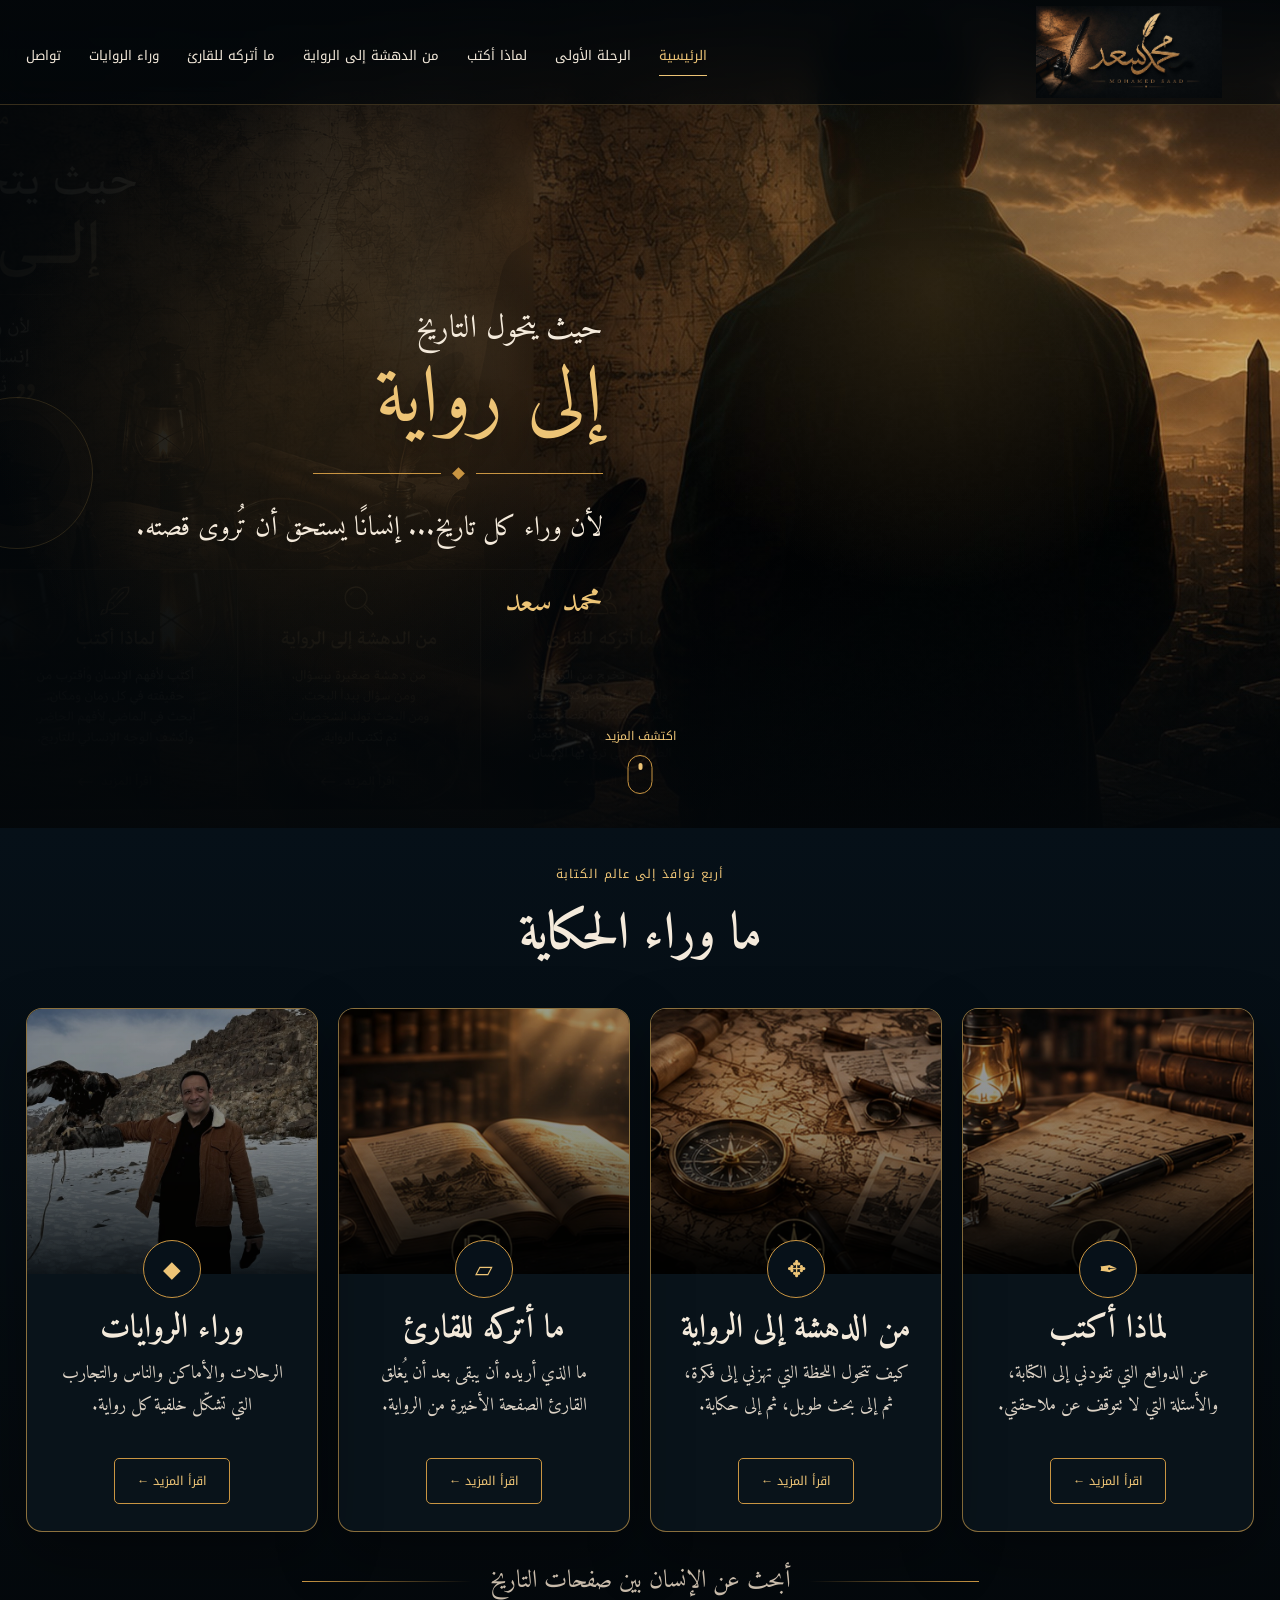
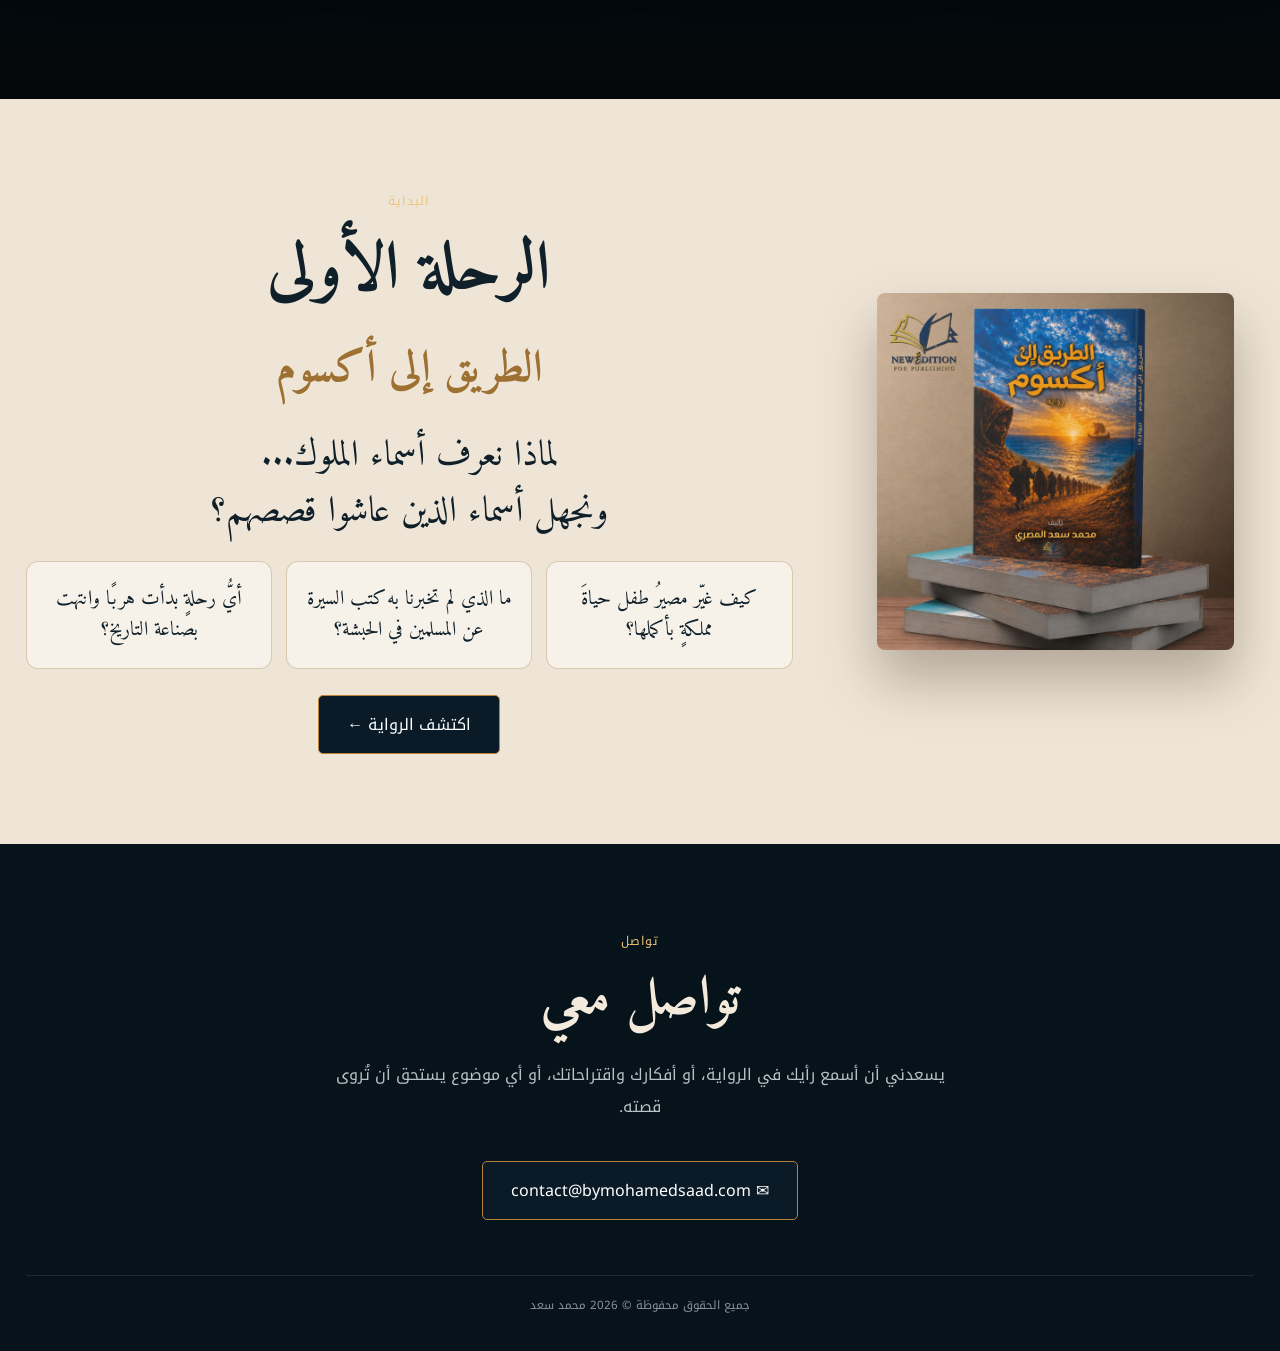
<file: index.html>
<!DOCTYPE html>

<html dir="rtl" lang="ar">
<head>
<meta charset="utf-8"/>
<meta content="width=device-width, initial-scale=1" name="viewport"/>
<meta content="الموقع الرسمي لمحمد سعد المصري؛ روايات تستلهم التاريخ وتبحث عن الإنسان وراء الحدث." name="description"/>
<title>محمد سعد | حيث يتحول التاريخ إلى رواية</title>
<link href="https://fonts.googleapis.com" rel="preconnect"/>
<link crossorigin="" href="https://fonts.gstatic.com" rel="preconnect"/>
<link href="https://fonts.googleapis.com/css2?family=Amiri:wght@400;700&amp;family=Noto+Kufi+Arabic:wght@400;500;600;700&amp;display=swap" rel="stylesheet"/>
<style>
:root{--black:#05090c;--ink:#08131b;--gold:#c99542;--gold2:#edc476;--cream:#f4eadb;--muted:#c7beb2;--line:rgba(211,164,82,.55);--card:#09131a;--shadow:0 24px 60px rgba(0,0,0,.35)}
*{box-sizing:border-box}html{scroll-behavior:smooth}body{margin:0;background:var(--black);color:var(--cream);font-family:"Noto Kufi Arabic",Tahoma,sans-serif;overflow-x:hidden}a{color:inherit;text-decoration:none}img{display:block;max-width:100%}.container{width:min(1420px,calc(100% - 52px));margin:auto}.eyebrow{color:var(--gold2);font-size:.76rem;letter-spacing:.08em}.nav{position:fixed;inset:0 0 auto;z-index:50;background:linear-gradient(180deg,rgba(3,7,10,.95),rgba(3,7,10,.76));border-bottom:1px solid rgba(211,164,82,.25);backdrop-filter:blur(14px)}.nav-inner{height:104px;display:flex;align-items:center;justify-content:space-between;gap:30px}.brand{width:250px;height:92px;overflow:hidden;flex:0 0 auto;display:flex;align-items:center;justify-content:flex-start}.brand img{width:100%;height:100%;object-fit:contain;object-position:center;mix-blend-mode:screen}.nav-links{display:flex;align-items:center;gap:28px;font-size:.83rem;white-space:nowrap}.nav-links a{position:relative;padding:30px 0 24px}.nav-links a:after{content:"";position:absolute;right:50%;bottom:16px;width:0;height:1px;background:var(--gold2);transition:.25s}.nav-links a:hover,.nav-links a.active{color:var(--gold2)}.nav-links a:hover:after,.nav-links a.active:after{right:0;width:100%}.menu-btn{display:none;width:44px;height:44px;border:1px solid var(--line);background:transparent;color:var(--gold2);border-radius:50%}
.hero{min-height:760px;height:92vh;position:relative;isolation:isolate;display:flex;align-items:center;overflow:hidden}.hero-bg{position:absolute;inset:0;z-index:-5;background:url('assets/hero-final.jpg') 64% 48%/cover no-repeat;transform:scale(1.015)}.hero-map-layer{position:absolute;inset:0 auto 0 0;width:56%;z-index:-4;background:url('assets/hero-map-source.png') center/cover no-repeat;opacity:.52;filter:sepia(.5) contrast(1.08) brightness(.66);-webkit-mask-image:linear-gradient(90deg,#000 0%,#000 45%,rgba(0,0,0,.75) 68%,transparent 100%);mask-image:linear-gradient(90deg,#000 0%,#000 45%,rgba(0,0,0,.75) 68%,transparent 100%)}.hero:after{content:"";position:absolute;inset:0;z-index:-2;background:linear-gradient(90deg,rgba(3,7,10,.88) 0%,rgba(3,7,10,.62) 35%,rgba(3,7,10,.18) 62%,rgba(3,7,10,.12) 100%),linear-gradient(0deg,rgba(3,7,10,.88) 0%,transparent 42%)}.hero:before{content:"";position:absolute;inset:0;z-index:-1;background:radial-gradient(circle at 73% 35%,rgba(225,174,82,.18),transparent 28%),radial-gradient(circle at 24% 50%,rgba(194,140,60,.12),transparent 30%)}.hero-copy{width:min(650px,47%);padding-top:104px;margin-right:auto;margin-left:0;text-align:right;position:relative}.hero-copy:before{content:"";position:absolute;left:-85px;top:46%;width:150px;height:150px;border:1px solid rgba(218,171,91,.22);border-radius:50%;box-shadow:inset 0 0 0 22px rgba(218,171,91,.025);opacity:.75}.hero-kicker{font-family:Amiri,serif;font-size:2rem;margin:0 0 3px}.hero h1{font-family:Amiri,serif;font-size:clamp(3.7rem,6.3vw,6.8rem);font-weight:400;line-height:1.04;margin:0;color:var(--gold2);text-shadow:0 8px 28px rgba(0,0,0,.5)}.hero-rule{display:flex;align-items:center;gap:13px;margin:26px 0;width:290px}.hero-rule:before,.hero-rule:after{content:"";height:1px;flex:1;background:var(--gold)}.hero-rule i{width:9px;height:9px;transform:rotate(45deg);background:var(--gold)}.hero-quote{font-family:Amiri,serif;font-size:clamp(1.45rem,2.15vw,2.05rem);line-height:1.75;margin:0;max-width:650px}.signature{font-family:Amiri,serif;color:var(--gold2);font-size:2.1rem;margin-top:20px}.scroll-cue{position:absolute;bottom:34px;right:50%;transform:translateX(50%);font-size:.75rem;color:var(--gold2);display:flex;flex-direction:column;align-items:center;gap:8px}.scroll-cue span{width:25px;height:39px;border:1px solid var(--gold);border-radius:18px;position:relative}.scroll-cue span:after{content:"";position:absolute;width:4px;height:7px;border-radius:4px;background:var(--gold2);top:7px;right:9px;animation:down 1.8s infinite}@keyframes down{70%{transform:translateY(15px);opacity:.15}}
.cards-section{padding:34px 0 96px;background:linear-gradient(180deg,#061018,#04080b)}.cards-head{text-align:center;margin-bottom:28px}.cards-head h2{font-family:Amiri,serif;font-size:clamp(2.5rem,4vw,4rem);margin:5px 0}.cards-grid{display:grid;grid-template-columns:repeat(4,minmax(0,1fr));gap:20px;direction:rtl}.story-card{min-width:0;background:var(--card);border:1px solid rgba(211,164,82,.65);border-radius:16px;overflow:hidden;box-shadow:var(--shadow);transition:.35s;display:flex;flex-direction:column}.story-card:hover{transform:translateY(-8px);box-shadow:0 30px 70px rgba(0,0,0,.5)}.card-media{height:265px;position:relative;overflow:hidden}.card-media img{width:100%;height:100%;object-fit:cover;transition:.7s}.story-card:hover .card-media img{transform:scale(1.055)}.card-media:after{content:"";position:absolute;inset:0;background:linear-gradient(180deg,rgba(15,24,29,.10),rgba(7,16,22,.18) 50%,rgba(7,16,22,.92) 100%),rgba(22,34,40,.22);mix-blend-mode:multiply}.card-body{padding:0 27px 27px;margin-top:-34px;position:relative;z-index:2;display:flex;flex-direction:column;flex:1;align-items:center;text-align:center}.card-icon{width:58px;height:58px;border:1px solid var(--gold);background:#071119;border-radius:50%;display:grid;place-items:center;color:var(--gold2);font-size:1.45rem;margin-bottom:12px}.card-body h3{font-family:Amiri,serif;font-size:2.05rem;line-height:1.2;margin:0 0 9px}.card-body p{font-family:Amiri,serif;font-size:1.14rem;line-height:1.75;color:#ddd3c6;margin:0;min-height:80px}.card-link{margin-top:auto;padding-top:20px}.card-link span{display:inline-flex;align-items:center;gap:11px;border:1px solid var(--gold);border-radius:5px;padding:10px 22px;color:var(--gold2);font-size:.77rem;transition:.25s}.card-link span:hover{background:var(--gold);color:#091116}.literary-line{text-align:center;font-family:Amiri,serif;font-size:1.55rem;color:#c8bbaa;margin:27px 0 0;display:flex;align-items:center;justify-content:center;gap:18px}.literary-line:before,.literary-line:after{content:"";width:170px;height:1px;background:linear-gradient(90deg,transparent,var(--gold))}.literary-line:after{background:linear-gradient(90deg,var(--gold),transparent)}
.paper{background:#efe5d6;color:#10202a;padding:90px 0}.journey-grid{display:grid;grid-template-columns:.75fr 1.45fr;gap:65px;align-items:center}.book img{width:min(390px,90%);margin:auto;border-radius:8px;filter:drop-shadow(0 30px 28px rgba(38,24,10,.30))}.journey-copy{text-align:center}.journey-copy h2{font-family:Amiri,serif;font-size:4.2rem;margin:0}.journey-copy h3{font-family:Amiri,serif;font-size:2.8rem;color:#9e7133;margin:0 0 15px}.main-question{font-family:Amiri,serif;font-size:2.25rem;line-height:1.55;margin:20px 0}.questions{display:grid;grid-template-columns:repeat(3,1fr);gap:14px}.question{background:rgba(255,255,255,.46);border:1px solid rgba(157,112,50,.32);border-radius:12px;padding:22px 15px;font-family:Amiri,serif;font-size:1.25rem;line-height:1.55}.cta{display:inline-flex;margin-top:26px;background:#0a1b27;border:1px solid #b98336;color:white;padding:13px 28px;border-radius:5px}.contact{padding:85px 0 35px;text-align:center;background:#07131b}.contact h2{font-family:Amiri,serif;font-size:3.4rem;margin:0}.contact p{max-width:650px;margin:12px auto;color:#b9c1c5;line-height:2}.contact footer{margin-top:55px;padding-top:18px;border-top:1px solid rgba(255,255,255,.1);font-size:.72rem;color:#89969d}.reveal{opacity:0;transform:translateY(22px);transition:.75s}.reveal.visible{opacity:1;transform:none}
@media(max-width:1180px){.nav-links{gap:16px;font-size:.72rem}.brand{width:215px;height:82px}.cards-grid{grid-template-columns:repeat(2,1fr)}.card-media{height:300px}}
@media(max-width:900px){.menu-btn{display:grid;place-items:center}.nav-links{display:none;position:fixed;top:103px;right:18px;left:18px;flex-direction:column;align-items:stretch;gap:0;background:#07131b;border:1px solid rgba(255,255,255,.12);border-radius:14px;padding:12px}.nav-links.open{display:flex}.nav-links a{padding:12px}.hero-copy{width:58%;margin-right:auto;margin-left:0}.journey-grid{grid-template-columns:1fr}.questions{grid-template-columns:1fr}}
@media(max-width:650px){.container{width:min(100% - 28px,1420px)}.brand{width:155px;height:62px}.nav-inner{height:74px}.nav-links{top:74px}.hero{height:auto;min-height:790px;align-items:flex-end}.hero-bg{background-position:67% center}.hero-map-layer{width:100%;opacity:.25;-webkit-mask-image:linear-gradient(180deg,transparent 0%,rgba(0,0,0,.6) 42%,#000 100%);mask-image:linear-gradient(180deg,transparent 0%,rgba(0,0,0,.6) 42%,#000 100%)}.hero-copy{width:100%;padding:410px 0 95px;margin:0}.hero-copy:before{display:none}.hero h1{font-size:3.65rem}.hero-kicker{font-size:1.55rem}.hero-quote{font-size:1.35rem}.cards-grid{grid-template-columns:1fr}.card-media{height:310px}.story-card{border-radius:14px}.literary-line:before,.literary-line:after{width:45px}.journey-copy h2{font-size:3.2rem}.journey-copy h3{font-size:2.15rem}}
</style>
<meta content="index, follow, max-image-preview:large" name="robots"/><meta content="#05090c" name="theme-color"/><link href="https://bymohamedsaad.com/" rel="canonical"/><link href="assets/favicon-32.png" rel="icon" sizes="32x32" type="image/png"/><link href="assets/favicon-16.png" rel="icon" sizes="16x16" type="image/png"/><link href="assets/apple-touch-icon.png" rel="apple-touch-icon" sizes="180x180"/><link href="site.webmanifest" rel="manifest"/><meta content="website" property="og:type"/><meta content="محمد سعد" property="og:site_name"/><meta content="ar_AR" property="og:locale"/><meta content="محمد سعد | حيث يتحول التاريخ إلى رواية" property="og:title"/><meta content="الموقع الرسمي لمحمد سعد المصري؛ روايات تستلهم التاريخ وتبحث عن الإنسان وراء الحدث." property="og:description"/><meta content="https://bymohamedsaad.com/" property="og:url"/><meta content="https://bymohamedsaad.com/assets/social-share.jpg" property="og:image"/><meta content="محمد سعد — حيث يتحول التاريخ إلى رواية" property="og:image:alt"/><meta content="summary_large_image" name="twitter:card"/><meta content="محمد سعد | حيث يتحول التاريخ إلى رواية" name="twitter:title"/><meta content="الموقع الرسمي لمحمد سعد المصري؛ روايات تستلهم التاريخ وتبحث عن الإنسان وراء الحدث." name="twitter:description"/><meta content="https://bymohamedsaad.com/assets/social-share.jpg" name="twitter:image"/><script type="application/ld+json">{"@context":"https://schema.org","@graph":[{"@type":"WebSite","@id":"https://bymohamedsaad.com/#website","url":"https://bymohamedsaad.com/","name":"محمد سعد","inLanguage":"ar"},{"@type":"Person","@id":"https://bymohamedsaad.com/#author","name":"محمد سعد","url":"https://bymohamedsaad.com/","image":"https://bymohamedsaad.com/assets/social-share.jpg","description":"كاتب روائي يبحث عن الإنسان بين صفحات التاريخ."},{"@type":"WebPage","@id":"https://bymohamedsaad.com/#webpage","url":"https://bymohamedsaad.com/","name":"محمد سعد | حيث يتحول التاريخ إلى رواية","description":"الموقع الرسمي لمحمد سعد المصري؛ روايات تستلهم التاريخ وتبحث عن الإنسان وراء الحدث.","inLanguage":"ar","isPartOf":{"@id":"https://bymohamedsaad.com/#website"},"about":{"@id":"https://bymohamedsaad.com/#author"}}]}</script>
<style id="production-accessibility">
:focus-visible{outline:2px solid var(--gold2);outline-offset:4px}
@media(prefers-reduced-motion:reduce){html{scroll-behavior:auto}*,*:before,*:after{animation-duration:.01ms!important;animation-iteration-count:1!important;transition-duration:.01ms!important}}
</style>
</head>
<body>
<nav class="nav"><div class="container nav-inner"><a aria-label="محمد سعد" class="brand" href="index.html"><img alt="شعار محمد سعد" decoding="async" height="884" src="assets/logo-original-exact.png" width="1780"/></a><button aria-controls="primary-navigation" aria-expanded="false" aria-label="فتح القائمة" class="menu-btn" type="button">☰</button><div class="nav-links" id="primary-navigation"><a class="active" href="index.html">الرئيسية</a><a href="#first-journey">الرحلة الأولى</a><a href="why-i-write.html">لماذا أكتب</a><a href="from-wonder-to-novel.html">من الدهشة إلى الرواية</a><a href="for-the-reader.html">ما أتركه للقارئ</a><a href="behind-the-novels.html">وراء الروايات</a><a href="#contact">تواصل</a></div></div></nav>
<header class="hero"><div class="hero-bg"></div><div aria-hidden="true" class="hero-map-layer"></div><div class="container"><div class="hero-copy reveal"><p class="hero-kicker">حيث يتحول التاريخ</p><h1>إلى رواية</h1><div class="hero-rule"><i></i></div><p class="hero-quote">لأن وراء كل تاريخ... إنسانًا يستحق أن تُروى قصته.</p><div class="signature">محمد سعد</div></div></div><a class="scroll-cue" href="#chapters">اكتشف المزيد<span></span></a></header>
<main>
<section class="cards-section" id="chapters"><div class="container"><div class="cards-head reveal"><div class="eyebrow">أربع نوافذ إلى عالم الكتابة</div><h2>ما وراء الحكاية</h2></div><div class="cards-grid">
<article class="story-card reveal"><div class="card-media"><img alt="مخطوطة وريشة ومصباح" decoding="async" loading="lazy" src="assets/card-writing.jpg"/></div><div class="card-body"><div class="card-icon">✒</div><h3>لماذا أكتب</h3><p>عن الدوافع التي تقودني إلى الكتابة، والأسئلة التي لا تتوقف عن ملاحقتي.</p><a class="card-link" href="why-i-write.html"><span>اقرأ المزيد ←</span></a></div></article>
<article class="story-card reveal"><div class="card-media"><img alt="خريطة وبوصلة ووثائق" decoding="async" loading="lazy" src="assets/card-wonder.jpg"/></div><div class="card-body"><div class="card-icon">✥</div><h3>من الدهشة إلى الرواية</h3><p>كيف تتحول اللحظة التي تهزني إلى فكرة، ثم إلى بحث طويل، ثم إلى حكاية.</p><a class="card-link" href="from-wonder-to-novel.html"><span>اقرأ المزيد ←</span></a></div></article>
<article class="story-card reveal"><div class="card-media"><img alt="كتاب مفتوح داخل مكتبة" decoding="async" loading="lazy" src="assets/card-reader.jpg"/></div><div class="card-body"><div class="card-icon">▱</div><h3>ما أتركه للقارئ</h3><p>ما الذي أريده أن يبقى بعد أن يُغلق القارئ الصفحة الأخيرة من الرواية.</p><a class="card-link" href="for-the-reader.html"><span>اقرأ المزيد ←</span></a></div></article>
<article class="story-card reveal"><div class="card-media"><img alt="محمد سعد مع النسر في منغوليا" decoding="async" loading="lazy" src="assets/card-behind.jpg"/></div><div class="card-body"><div class="card-icon">◆</div><h3>وراء الروايات</h3><p>الرحلات والأماكن والناس والتجارب التي تشكّل خلفية كل رواية.</p><a class="card-link" href="behind-the-novels.html"><span>اقرأ المزيد ←</span></a></div></article>
</div><p class="literary-line reveal">أبحث عن الإنسان بين صفحات التاريخ</p></div></section>
<section class="paper" id="first-journey"><div class="container journey-grid"><div class="book reveal"><img alt="غلاف الطريق إلى أكسوم" decoding="async" src="assets/book-cover.jpg"/></div><div class="journey-copy reveal"><div class="eyebrow">البداية</div><h2>الرحلة الأولى</h2><h3>الطريق إلى أكسوم</h3><div class="main-question">لماذا نعرف أسماء الملوك...<br/>ونجهل أسماء الذين عاشوا قصصهم؟</div><div class="questions"><div class="question">كيف غيّر مصيرُ طفل حياةَ مملكةٍ بأكملها؟</div><div class="question">ما الذي لم تخبرنا به كتب السيرة عن المسلمين في الحبشة؟</div><div class="question">أيُّ رحلةٍ بدأت هربًا وانتهت بصناعة التاريخ؟</div></div><a class="cta" href="#contact">اكتشف الرواية ←</a></div></div></section>
</main>
<section class="contact" id="contact"><div class="container reveal"><div class="eyebrow">تواصل</div><h2>تواصل معي</h2><p>يسعدني أن أسمع رأيك في الرواية، أو أفكارك واقتراحاتك، أو أي موضوع يستحق أن تُروى قصته.</p>
<a class="cta" href="mailto:contact@bymohamedsaad.com">
  ✉ contact@bymohamedsaad.com
</a>
<footer>جميع الحقوق محفوظة © <span id="year"></span> محمد سعد</footer></div></section>
<script>const btn=document.querySelector('.menu-btn'),links=document.querySelector('.nav-links');
btn.addEventListener('click',()=>{const open=links.classList.toggle('open');btn.setAttribute('aria-expanded',String(open));});
document.querySelectorAll('.nav-links a').forEach(a=>a.addEventListener('click',()=>{links.classList.remove('open');btn.setAttribute('aria-expanded','false');}));
const io=new IntersectionObserver(es=>es.forEach(e=>{if(e.isIntersecting)e.target.classList.add('visible');}),{threshold:.1});
document.querySelectorAll('.reveal').forEach(el=>io.observe(el));
document.getElementById('year').textContent=new Date().getFullYear();</script>
</body></html>
</file>
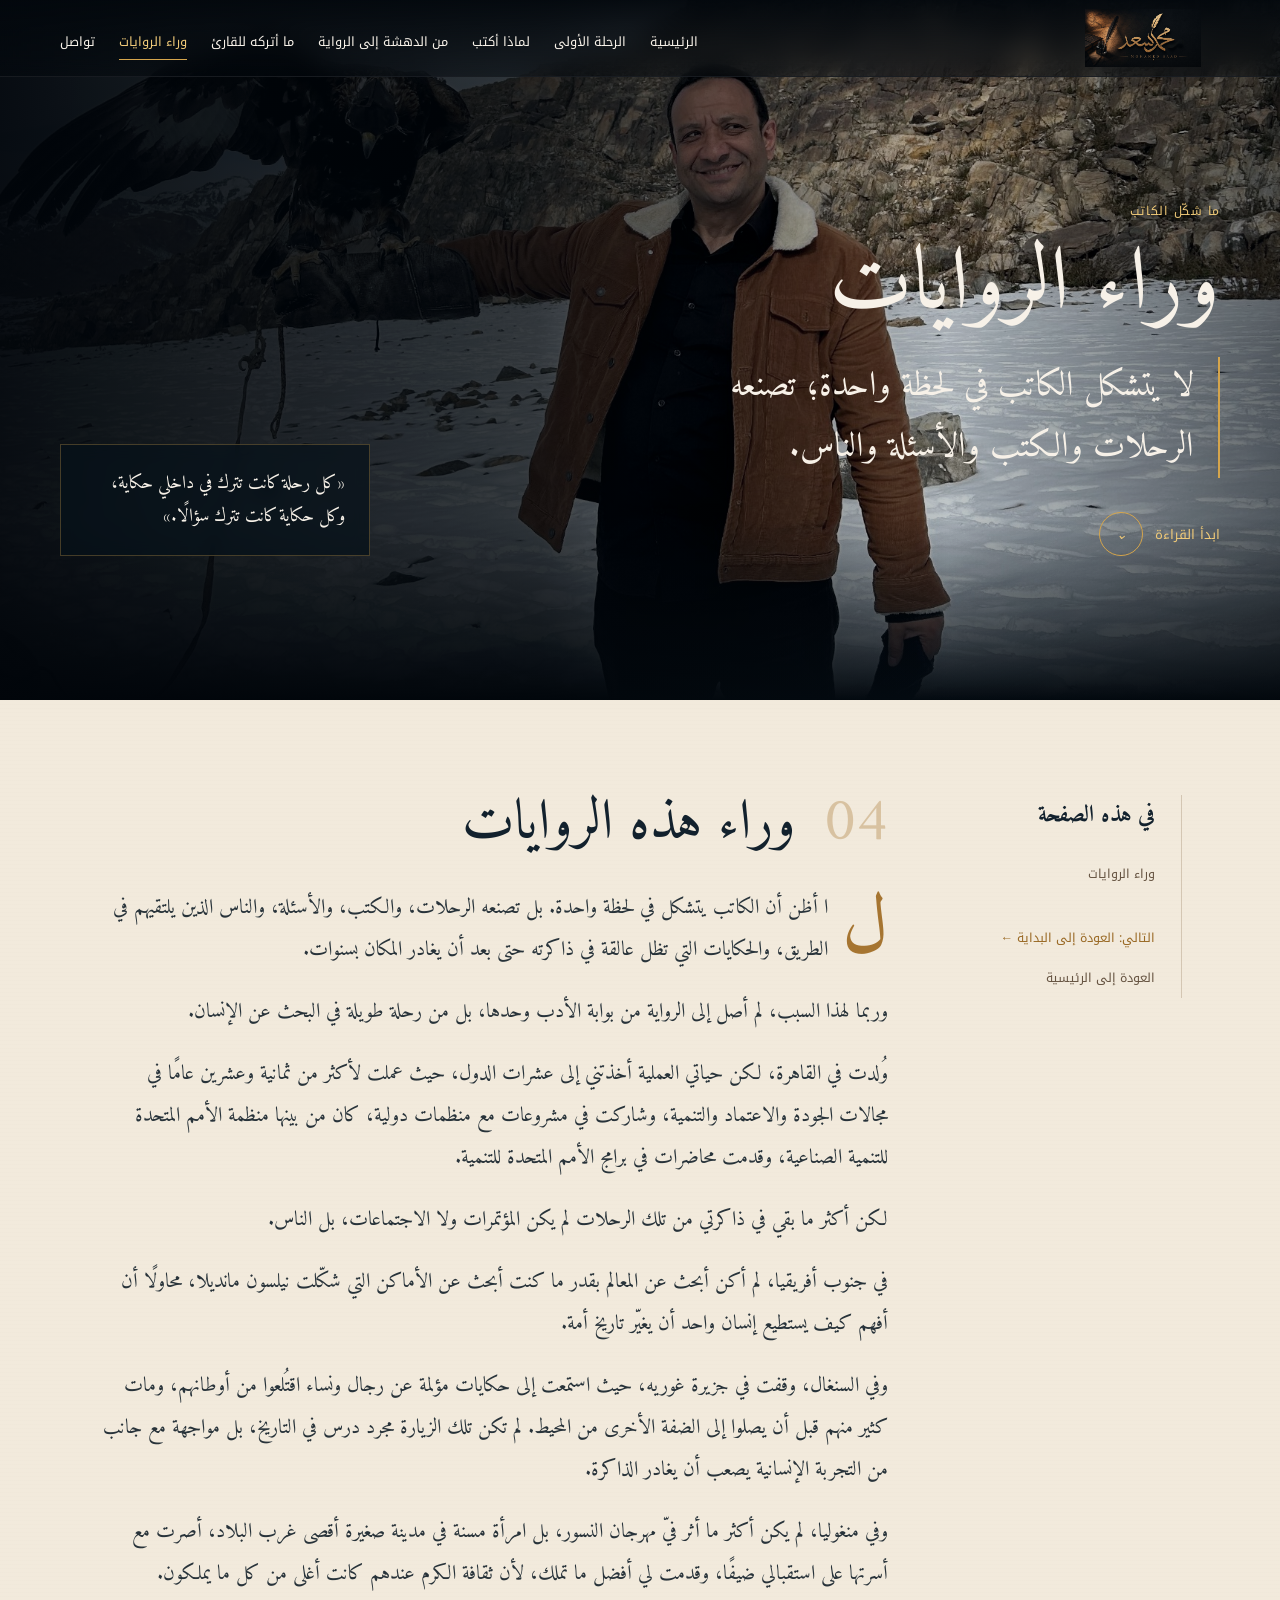
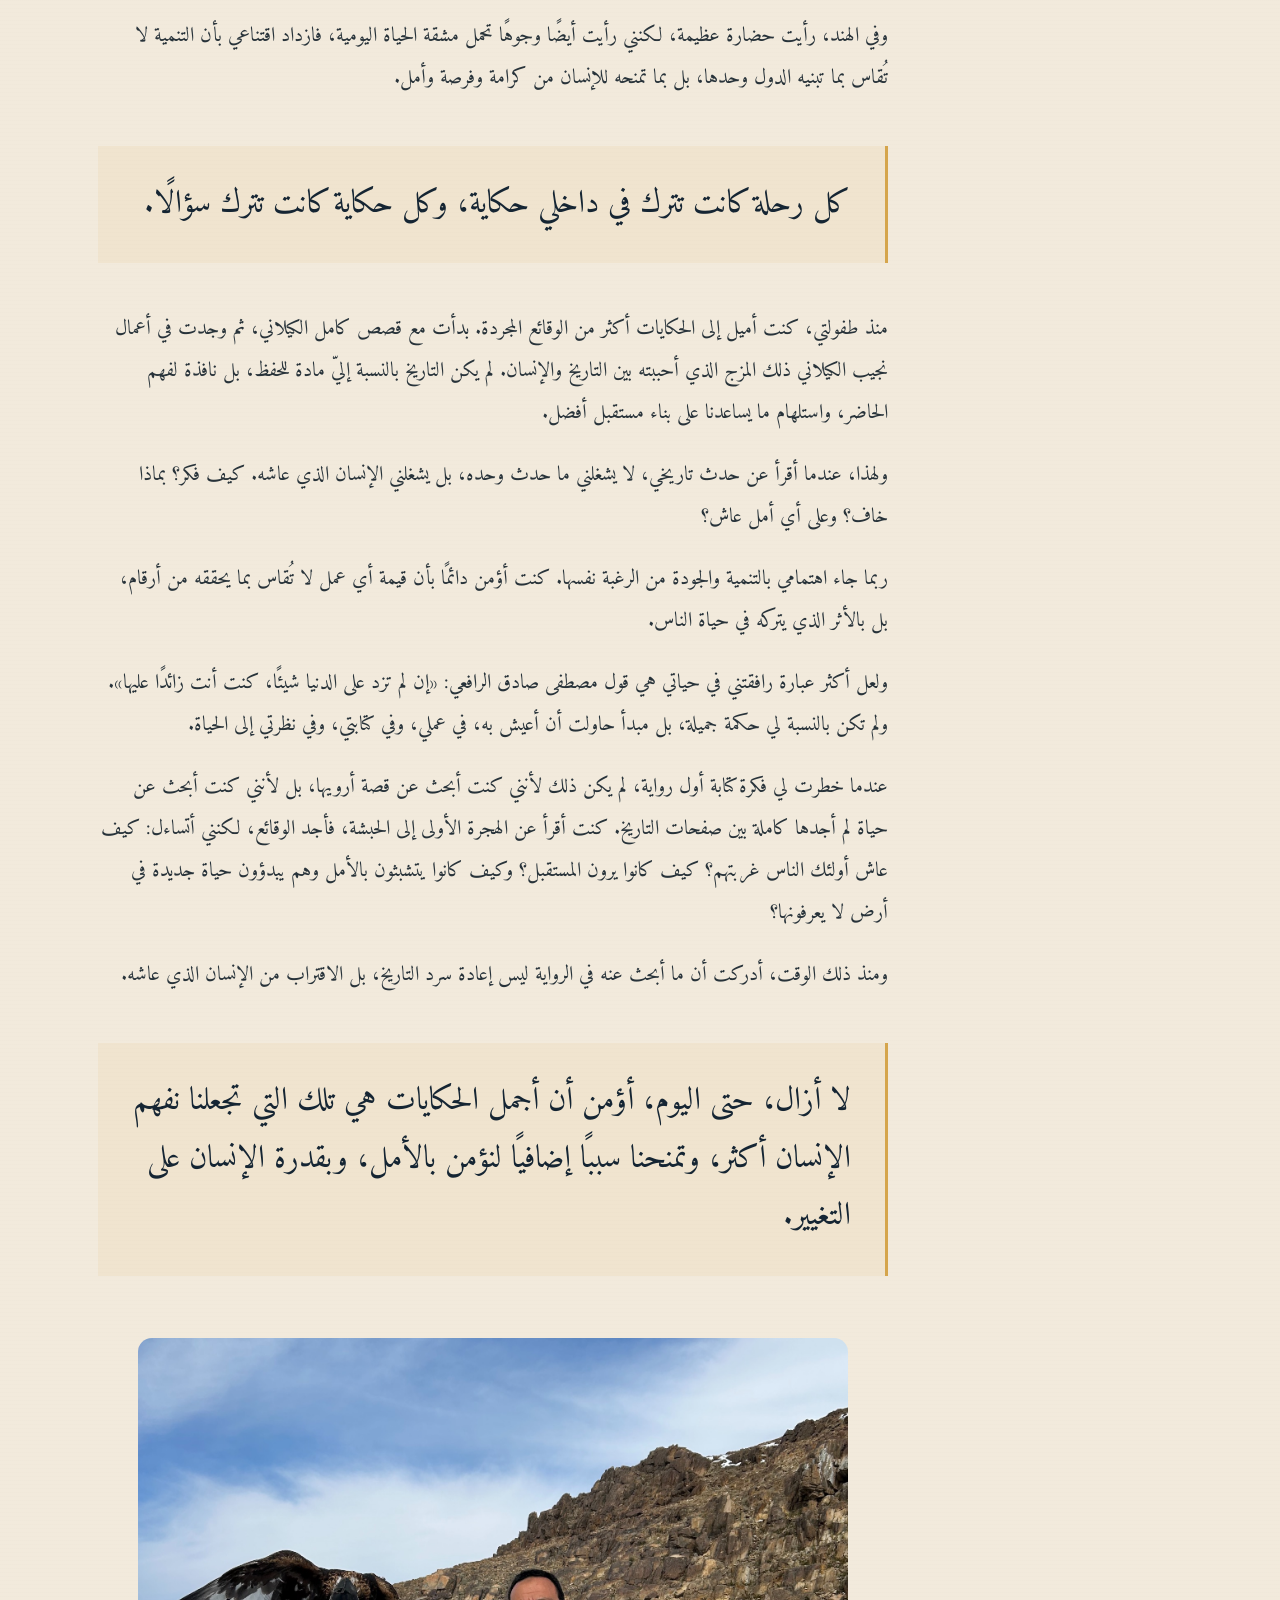
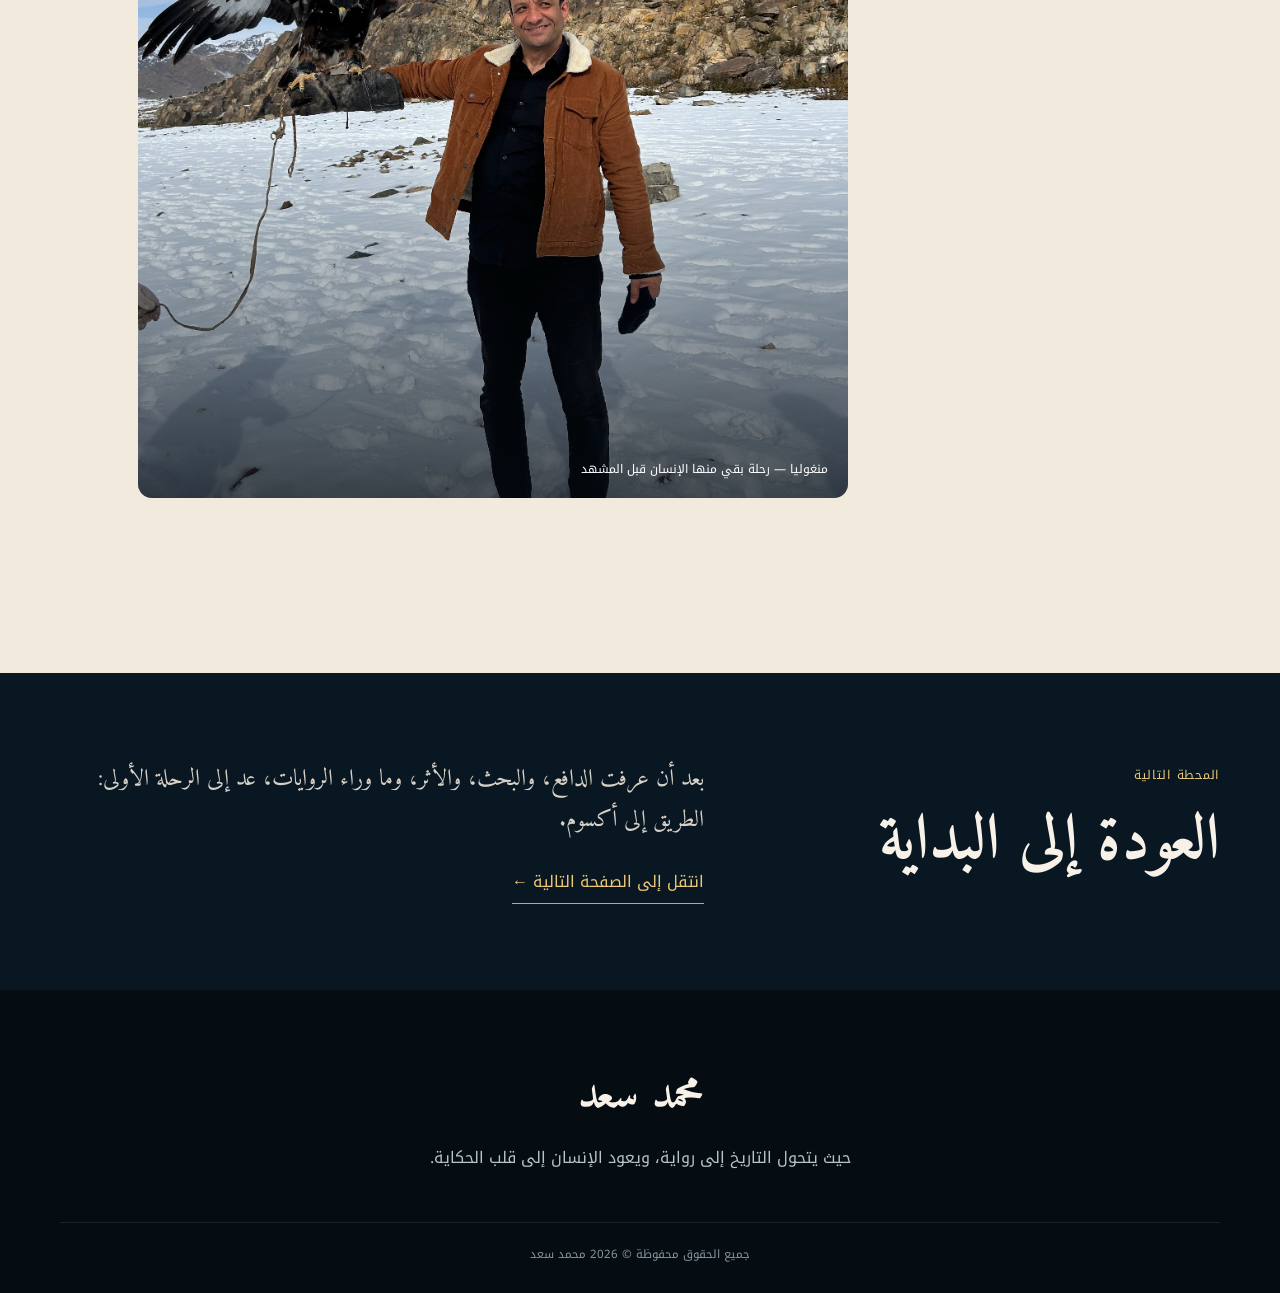
<file: behind-the-novels.html>
<!DOCTYPE html>

<html dir="rtl" lang="ar"><head><meta charset="utf-8"/><meta content="width=device-width,initial-scale=1" name="viewport"/><meta content="الرحلات والأماكن والناس والتجارب التي تشكّل خلفية روايات الكاتب محمد سعد." name="description"/><title>وراء الروايات | محمد سعد</title><link href="https://fonts.googleapis.com" rel="preconnect"/><link crossorigin="" href="https://fonts.gstatic.com" rel="preconnect"/><link href="https://fonts.googleapis.com/css2?family=Amiri:wght@400;700&amp;family=Noto+Kufi+Arabic:wght@400;500;600;700&amp;display=swap" rel="stylesheet"/><link href="assets/inner.css" rel="stylesheet"/><meta content="index, follow, max-image-preview:large" name="robots"/><meta content="#05090c" name="theme-color"/><link href="https://bymohamedsaad.com/behind-the-novels.html" rel="canonical"/><link href="assets/favicon-32.png" rel="icon" sizes="32x32" type="image/png"/><link href="assets/favicon-16.png" rel="icon" sizes="16x16" type="image/png"/><link href="assets/apple-touch-icon.png" rel="apple-touch-icon" sizes="180x180"/><link href="site.webmanifest" rel="manifest"/><meta content="website" property="og:type"/><meta content="محمد سعد" property="og:site_name"/><meta content="ar_AR" property="og:locale"/><meta content="وراء الروايات | محمد سعد" property="og:title"/><meta content="الرحلات والأماكن والناس والتجارب التي تشكّل خلفية روايات الكاتب محمد سعد." property="og:description"/><meta content="https://bymohamedsaad.com/behind-the-novels.html" property="og:url"/><meta content="https://bymohamedsaad.com/assets/social-share.jpg" property="og:image"/><meta content="محمد سعد — حيث يتحول التاريخ إلى رواية" property="og:image:alt"/><meta content="summary_large_image" name="twitter:card"/><meta content="وراء الروايات | محمد سعد" name="twitter:title"/><meta content="الرحلات والأماكن والناس والتجارب التي تشكّل خلفية روايات الكاتب محمد سعد." name="twitter:description"/><meta content="https://bymohamedsaad.com/assets/social-share.jpg" name="twitter:image"/><script type="application/ld+json">{"@context":"https://schema.org","@type":"WebPage","name":"وراء الروايات | محمد سعد","description":"الرحلات والأماكن والناس والتجارب التي تشكّل خلفية روايات الكاتب محمد سعد.","url":"https://bymohamedsaad.com/behind-the-novels.html","inLanguage":"ar","isPartOf":{"@type":"WebSite","name":"محمد سعد","url":"https://bymohamedsaad.com/"},"about":{"@type":"Person","name":"محمد سعد","url":"https://bymohamedsaad.com/"}}</script></head><body><nav class="nav"><div class="container nav-inner"><a aria-label="محمد سعد – الرئيسية" class="brand" href="index.html"><img alt="شعار محمد سعد" decoding="async" height="884" src="assets/logo-original-exact.png" width="1780"/></a><button aria-controls="primary-navigation" aria-expanded="false" aria-label="فتح القائمة" class="menu-btn" type="button">☰</button><div class="nav-links" id="primary-navigation"><a class="" href="index.html">الرئيسية</a><a class="" href="index.html#first-journey">الرحلة الأولى</a><a class="" href="why-i-write.html">لماذا أكتب</a><a class="" href="from-wonder-to-novel.html">من الدهشة إلى الرواية</a><a class="" href="for-the-reader.html">ما أتركه للقارئ</a><a class="active" href="behind-the-novels.html">وراء الروايات</a><a class="" href="index.html#contact">تواصل</a></div></div></nav>
<header class="hero"><div class="hero-bg" style="background-image:url('assets/behind-2.jpg')"></div><div class="container hero-grid"><div class="hero-copy reveal"><div class="eyebrow">ما شكّل الكاتب</div><h1>وراء الروايات</h1><p class="lead">لا يتشكل الكاتب في لحظة واحدة؛ تصنعه الرحلات والكتب والأسئلة والناس.</p><a class="scroll-link" href="#behind"><span>ابدأ القراءة</span><i>⌄</i></a></div><div class="hero-note reveal">«كل رحلة كانت تترك في داخلي حكاية، وكل حكاية كانت تترك سؤالًا.»</div></div></header>
<main class="article-shell"><div class="container article-layout"><aside class="toc"><h3 class="toc-title">في هذه الصفحة</h3><a href="#behind">وراء الروايات</a><a class="next" href="index.html#first-journey">التالي: العودة إلى البداية ←</a><a href="index.html">العودة إلى الرئيسية</a></aside><article class="article"><section class="section reveal" id="behind"><div class="section-head"><div class="number">04</div><h2>وراء هذه الروايات</h2></div><p class="dropcap">لا أظن أن الكاتب يتشكل في لحظة واحدة. بل تصنعه الرحلات، والكتب، والأسئلة، والناس الذين يلتقيهم في الطريق، والحكايات التي تظل عالقة في ذاكرته حتى بعد أن يغادر المكان بسنوات.</p><p>وربما لهذا السبب، لم أصل إلى الرواية من بوابة الأدب وحدها، بل من رحلة طويلة في البحث عن الإنسان.</p><p>وُلدت في القاهرة، لكن حياتي العملية أخذتني إلى عشرات الدول، حيث عملت لأكثر من ثمانية وعشرين عامًا في مجالات الجودة والاعتماد والتنمية، وشاركت في مشروعات مع منظمات دولية، كان من بينها منظمة الأمم المتحدة للتنمية الصناعية، وقدمت محاضرات في برامج الأمم المتحدة للتنمية.</p><p>لكن أكثر ما بقي في ذاكرتي من تلك الرحلات لم يكن المؤتمرات ولا الاجتماعات، بل الناس.</p><p>في جنوب أفريقيا، لم أكن أبحث عن المعالم بقدر ما كنت أبحث عن الأماكن التي شكّلت نيلسون مانديلا، محاولًا أن أفهم كيف يستطيع إنسان واحد أن يغيّر تاريخ أمة.</p><p>وفي السنغال، وقفت في جزيرة غوريه، حيث استمعت إلى حكايات مؤلمة عن رجال ونساء اقتُلعوا من أوطانهم، ومات كثير منهم قبل أن يصلوا إلى الضفة الأخرى من المحيط. لم تكن تلك الزيارة مجرد درس في التاريخ، بل مواجهة مع جانب من التجربة الإنسانية يصعب أن يغادر الذاكرة.</p><p>وفي منغوليا، لم يكن أكثر ما أثر فيّ مهرجان النسور، بل امرأة مسنة في مدينة صغيرة أقصى غرب البلاد، أصرت مع أسرتها على استقبالي ضيفًا، وقدمت لي أفضل ما تملك، لأن ثقافة الكرم عندهم كانت أغلى من كل ما يملكون.</p><p>وفي الهند، رأيت حضارة عظيمة، لكنني رأيت أيضًا وجوهًا تحمل مشقة الحياة اليومية، فازداد اقتناعي بأن التنمية لا تُقاس بما تبنيه الدول وحدها، بل بما تمنحه للإنسان من كرامة وفرصة وأمل.</p><div class="pullquote">كل رحلة كانت تترك في داخلي حكاية، وكل حكاية كانت تترك سؤالًا.</div><p>منذ طفولتي، كنت أميل إلى الحكايات أكثر من الوقائع المجردة. بدأت مع قصص كامل الكيلاني، ثم وجدت في أعمال نجيب الكيلاني ذلك المزج الذي أحببته بين التاريخ والإنسان. لم يكن التاريخ بالنسبة إليّ مادة للحفظ، بل نافذة لفهم الحاضر، واستلهام ما يساعدنا على بناء مستقبل أفضل.</p><p>ولهذا، عندما أقرأ عن حدث تاريخي، لا يشغلني ما حدث وحده، بل يشغلني الإنسان الذي عاشه. كيف فكر؟ بماذا خاف؟ وعلى أي أمل عاش؟</p><p>ربما جاء اهتمامي بالتنمية والجودة من الرغبة نفسها. كنت أؤمن دائمًا بأن قيمة أي عمل لا تُقاس بما يحققه من أرقام، بل بالأثر الذي يتركه في حياة الناس.</p><p>ولعل أكثر عبارة رافقتني في حياتي هي قول مصطفى صادق الرافعي: «إن لم تزد على الدنيا شيئًا، كنت أنت زائدًا عليها». ولم تكن بالنسبة لي حكمة جميلة، بل مبدأ حاولت أن أعيش به، في عملي، وفي كتابتي، وفي نظرتي إلى الحياة.</p><p>عندما خطرت لي فكرة كتابة أول رواية، لم يكن ذلك لأنني كنت أبحث عن قصة أرويها، بل لأنني كنت أبحث عن حياة لم أجدها كاملة بين صفحات التاريخ. كنت أقرأ عن الهجرة الأولى إلى الحبشة، فأجد الوقائع، لكنني أتساءل: كيف عاش أولئك الناس غربتهم؟ كيف كانوا يرون المستقبل؟ وكيف كانوا يتشبثون بالأمل وهم يبدؤون حياة جديدة في أرض لا يعرفونها؟</p><p>ومنذ ذلك الوقت، أدركت أن ما أبحث عنه في الرواية ليس إعادة سرد التاريخ، بل الاقتراب من الإنسان الذي عاشه.</p><div class="pullquote">لا أزال، حتى اليوم، أؤمن أن أجمل الحكايات هي تلك التي تجعلنا نفهم الإنسان أكثر، وتمنحنا سببًا إضافيًا لنؤمن بالأمل، وبقدرة الإنسان على التغيير.</div></section><div class="photo-strip single-photo reveal"><figure class="photo-card"><img alt="محمد سعد في منغوليا مع نسر" decoding="async" loading="lazy" src="assets/behind-2.jpg"/><span>منغوليا — رحلة بقي منها الإنسان قبل المشهد</span></figure></div></article></div></main>
<section class="next-page"><div class="container next-inner reveal"><div><div class="eyebrow">المحطة التالية</div><h2>العودة إلى البداية</h2></div><div><p>بعد أن عرفت الدافع، والبحث، والأثر، وما وراء الروايات، عد إلى الرحلة الأولى: الطريق إلى أكسوم.</p><a class="next-link" href="index.html#first-journey">انتقل إلى الصفحة التالية ←</a></div></div></section>
<section class="contact"><div class="container"><h2>محمد سعد</h2><p>حيث يتحول التاريخ إلى رواية، ويعود الإنسان إلى قلب الحكاية.</p><footer>جميع الحقوق محفوظة © <span id="year"></span> محمد سعد</footer></div></section>
<script>const btn=document.querySelector('.menu-btn'),links=document.querySelector('.nav-links');
btn.addEventListener('click',()=>{const open=links.classList.toggle('open');btn.setAttribute('aria-expanded',String(open));});
document.querySelectorAll('.nav-links a').forEach(a=>a.addEventListener('click',()=>{links.classList.remove('open');btn.setAttribute('aria-expanded','false');}));
const io=new IntersectionObserver(es=>es.forEach(e=>{if(e.isIntersecting)e.target.classList.add('visible');}),{threshold:.12});
document.querySelectorAll('.reveal').forEach(el=>io.observe(el));
document.getElementById('year').textContent=new Date().getFullYear();</script></body></html>
</file>
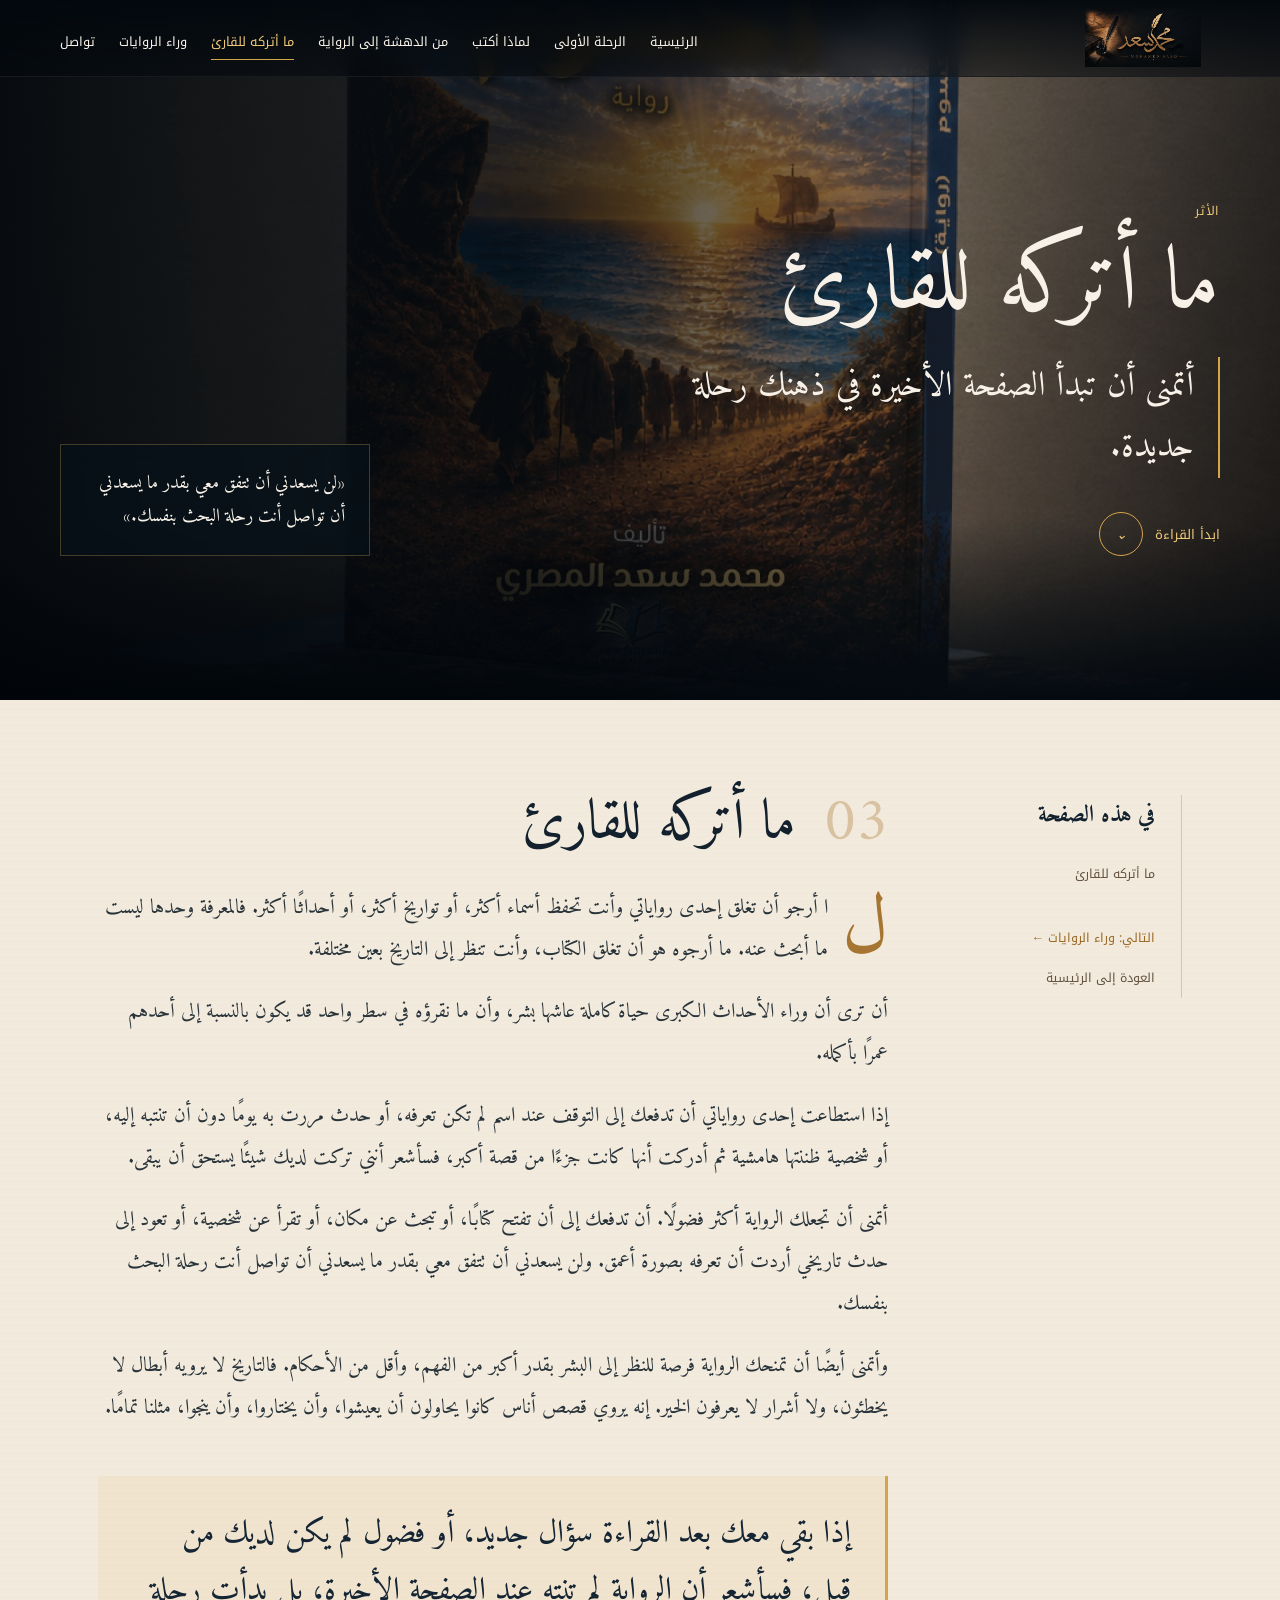
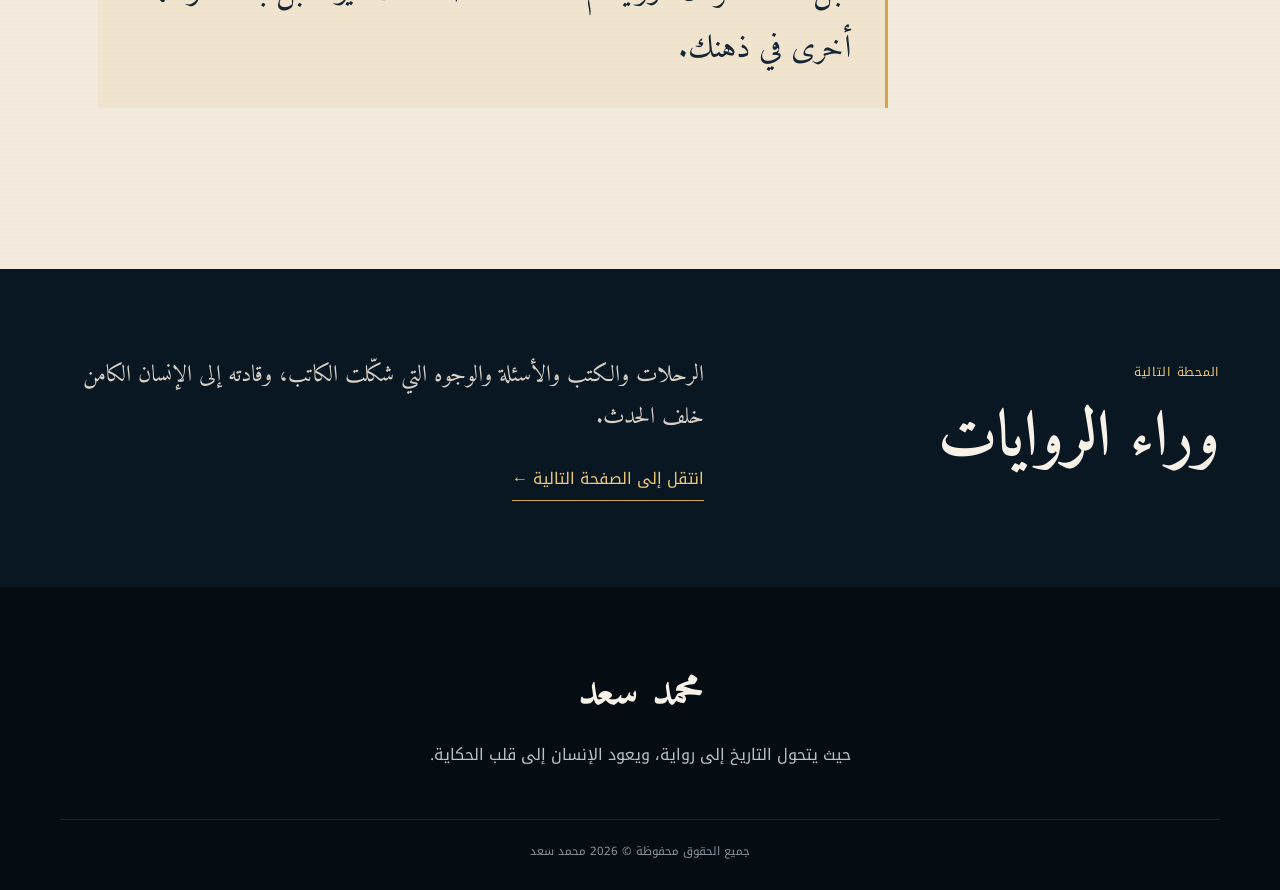
<file: for-the-reader.html>
<!DOCTYPE html>

<html dir="rtl" lang="ar"><head><meta charset="utf-8"/><meta content="width=device-width,initial-scale=1" name="viewport"/><meta content="الأثر والأسئلة التي يرجو الكاتب محمد سعد أن تبقى مع القارئ بعد الصفحة الأخيرة." name="description"/><title>ما أتركه للقارئ | محمد سعد</title><link href="https://fonts.googleapis.com" rel="preconnect"/><link crossorigin="" href="https://fonts.gstatic.com" rel="preconnect"/><link href="https://fonts.googleapis.com/css2?family=Amiri:wght@400;700&amp;family=Noto+Kufi+Arabic:wght@400;500;600;700&amp;display=swap" rel="stylesheet"/><link href="assets/inner.css" rel="stylesheet"/><meta content="index, follow, max-image-preview:large" name="robots"/><meta content="#05090c" name="theme-color"/><link href="https://bymohamedsaad.com/for-the-reader.html" rel="canonical"/><link href="assets/favicon-32.png" rel="icon" sizes="32x32" type="image/png"/><link href="assets/favicon-16.png" rel="icon" sizes="16x16" type="image/png"/><link href="assets/apple-touch-icon.png" rel="apple-touch-icon" sizes="180x180"/><link href="site.webmanifest" rel="manifest"/><meta content="website" property="og:type"/><meta content="محمد سعد" property="og:site_name"/><meta content="ar_AR" property="og:locale"/><meta content="ما أتركه للقارئ | محمد سعد" property="og:title"/><meta content="الأثر والأسئلة التي يرجو الكاتب محمد سعد أن تبقى مع القارئ بعد الصفحة الأخيرة." property="og:description"/><meta content="https://bymohamedsaad.com/for-the-reader.html" property="og:url"/><meta content="https://bymohamedsaad.com/assets/social-share.jpg" property="og:image"/><meta content="محمد سعد — حيث يتحول التاريخ إلى رواية" property="og:image:alt"/><meta content="summary_large_image" name="twitter:card"/><meta content="ما أتركه للقارئ | محمد سعد" name="twitter:title"/><meta content="الأثر والأسئلة التي يرجو الكاتب محمد سعد أن تبقى مع القارئ بعد الصفحة الأخيرة." name="twitter:description"/><meta content="https://bymohamedsaad.com/assets/social-share.jpg" name="twitter:image"/><script type="application/ld+json">{"@context":"https://schema.org","@type":"WebPage","name":"ما أتركه للقارئ | محمد سعد","description":"الأثر والأسئلة التي يرجو الكاتب محمد سعد أن تبقى مع القارئ بعد الصفحة الأخيرة.","url":"https://bymohamedsaad.com/for-the-reader.html","inLanguage":"ar","isPartOf":{"@type":"WebSite","name":"محمد سعد","url":"https://bymohamedsaad.com/"},"about":{"@type":"Person","name":"محمد سعد","url":"https://bymohamedsaad.com/"}}</script></head><body><nav class="nav"><div class="container nav-inner"><a aria-label="محمد سعد – الرئيسية" class="brand" href="index.html"><img alt="شعار محمد سعد" decoding="async" height="884" src="assets/logo-original-exact.png" width="1780"/></a><button aria-controls="primary-navigation" aria-expanded="false" aria-label="فتح القائمة" class="menu-btn" type="button">☰</button><div class="nav-links" id="primary-navigation"><a class="" href="index.html">الرئيسية</a><a class="" href="index.html#first-journey">الرحلة الأولى</a><a class="" href="why-i-write.html">لماذا أكتب</a><a class="" href="from-wonder-to-novel.html">من الدهشة إلى الرواية</a><a class="active" href="for-the-reader.html">ما أتركه للقارئ</a><a class="" href="behind-the-novels.html">وراء الروايات</a><a class="" href="index.html#contact">تواصل</a></div></div></nav>
<header class="hero"><div class="hero-bg" style="background-image:url('assets/book-cover.jpg')"></div><div class="container hero-grid"><div class="hero-copy reveal"><div class="eyebrow">الأثر</div><h1>ما أتركه للقارئ</h1><p class="lead">أتمنى أن تبدأ الصفحة الأخيرة في ذهنك رحلة جديدة.</p><a class="scroll-link" href="#reader"><span>ابدأ القراءة</span><i>⌄</i></a></div><div class="hero-note reveal">«لن يسعدني أن تتفق معي بقدر ما يسعدني أن تواصل أنت رحلة البحث بنفسك.»</div></div></header>
<main class="article-shell"><div class="container article-layout"><aside class="toc"><h3 class="toc-title">في هذه الصفحة</h3><a href="#reader">ما أتركه للقارئ</a><a class="next" href="behind-the-novels.html">التالي: وراء الروايات ←</a><a href="index.html">العودة إلى الرئيسية</a></aside><article class="article"><section class="section reveal" id="reader"><div class="section-head"><div class="number">03</div><h2>ما أتركه للقارئ</h2></div><p class="dropcap">لا أرجو أن تغلق إحدى رواياتي وأنت تحفظ أسماء أكثر، أو تواريخ أكثر، أو أحداثًا أكثر. فالمعرفة وحدها ليست ما أبحث عنه. ما أرجوه هو أن تغلق الكتاب، وأنت تنظر إلى التاريخ بعين مختلفة.</p><p>أن ترى أن وراء الأحداث الكبرى حياة كاملة عاشها بشر، وأن ما نقرؤه في سطر واحد قد يكون بالنسبة إلى أحدهم عمرًا بأكمله.</p><p>إذا استطاعت إحدى رواياتي أن تدفعك إلى التوقف عند اسم لم تكن تعرفه، أو حدث مررت به يومًا دون أن تنتبه إليه، أو شخصية ظننتها هامشية ثم أدركت أنها كانت جزءًا من قصة أكبر، فسأشعر أنني تركت لديك شيئًا يستحق أن يبقى.</p><p>أتمنى أن تجعلك الرواية أكثر فضولًا. أن تدفعك إلى أن تفتح كتابًا، أو تبحث عن مكان، أو تقرأ عن شخصية، أو تعود إلى حدث تاريخي أردت أن تعرفه بصورة أعمق. ولن يسعدني أن تتفق معي بقدر ما يسعدني أن تواصل أنت رحلة البحث بنفسك.</p><p>وأتمنى أيضًا أن تمنحك الرواية فرصة للنظر إلى البشر بقدر أكبر من الفهم، وأقل من الأحكام. فالتاريخ لا يرويه أبطال لا يخطئون، ولا أشرار لا يعرفون الخير. إنه يروي قصص أناس كانوا يحاولون أن يعيشوا، وأن يختاروا، وأن ينجوا، مثلنا تمامًا.</p><div class="pullquote">إذا بقي معك بعد القراءة سؤال جديد، أو فضول لم يكن لديك من قبل، فسأشعر أن الرواية لم تنته عند الصفحة الأخيرة، بل بدأت رحلة أخرى في ذهنك.</div></section></article></div></main>
<section class="next-page"><div class="container next-inner reveal"><div><div class="eyebrow">المحطة التالية</div><h2>وراء الروايات</h2></div><div><p>الرحلات والكتب والأسئلة والوجوه التي شكّلت الكاتب، وقادته إلى الإنسان الكامن خلف الحدث.</p><a class="next-link" href="behind-the-novels.html">انتقل إلى الصفحة التالية ←</a></div></div></section>
<section class="contact"><div class="container"><h2>محمد سعد</h2><p>حيث يتحول التاريخ إلى رواية، ويعود الإنسان إلى قلب الحكاية.</p><footer>جميع الحقوق محفوظة © <span id="year"></span> محمد سعد</footer></div></section>
<script>const btn=document.querySelector('.menu-btn'),links=document.querySelector('.nav-links');
btn.addEventListener('click',()=>{const open=links.classList.toggle('open');btn.setAttribute('aria-expanded',String(open));});
document.querySelectorAll('.nav-links a').forEach(a=>a.addEventListener('click',()=>{links.classList.remove('open');btn.setAttribute('aria-expanded','false');}));
const io=new IntersectionObserver(es=>es.forEach(e=>{if(e.isIntersecting)e.target.classList.add('visible');}),{threshold:.12});
document.querySelectorAll('.reveal').forEach(el=>io.observe(el));
document.getElementById('year').textContent=new Date().getFullYear();</script></body></html>
</file>
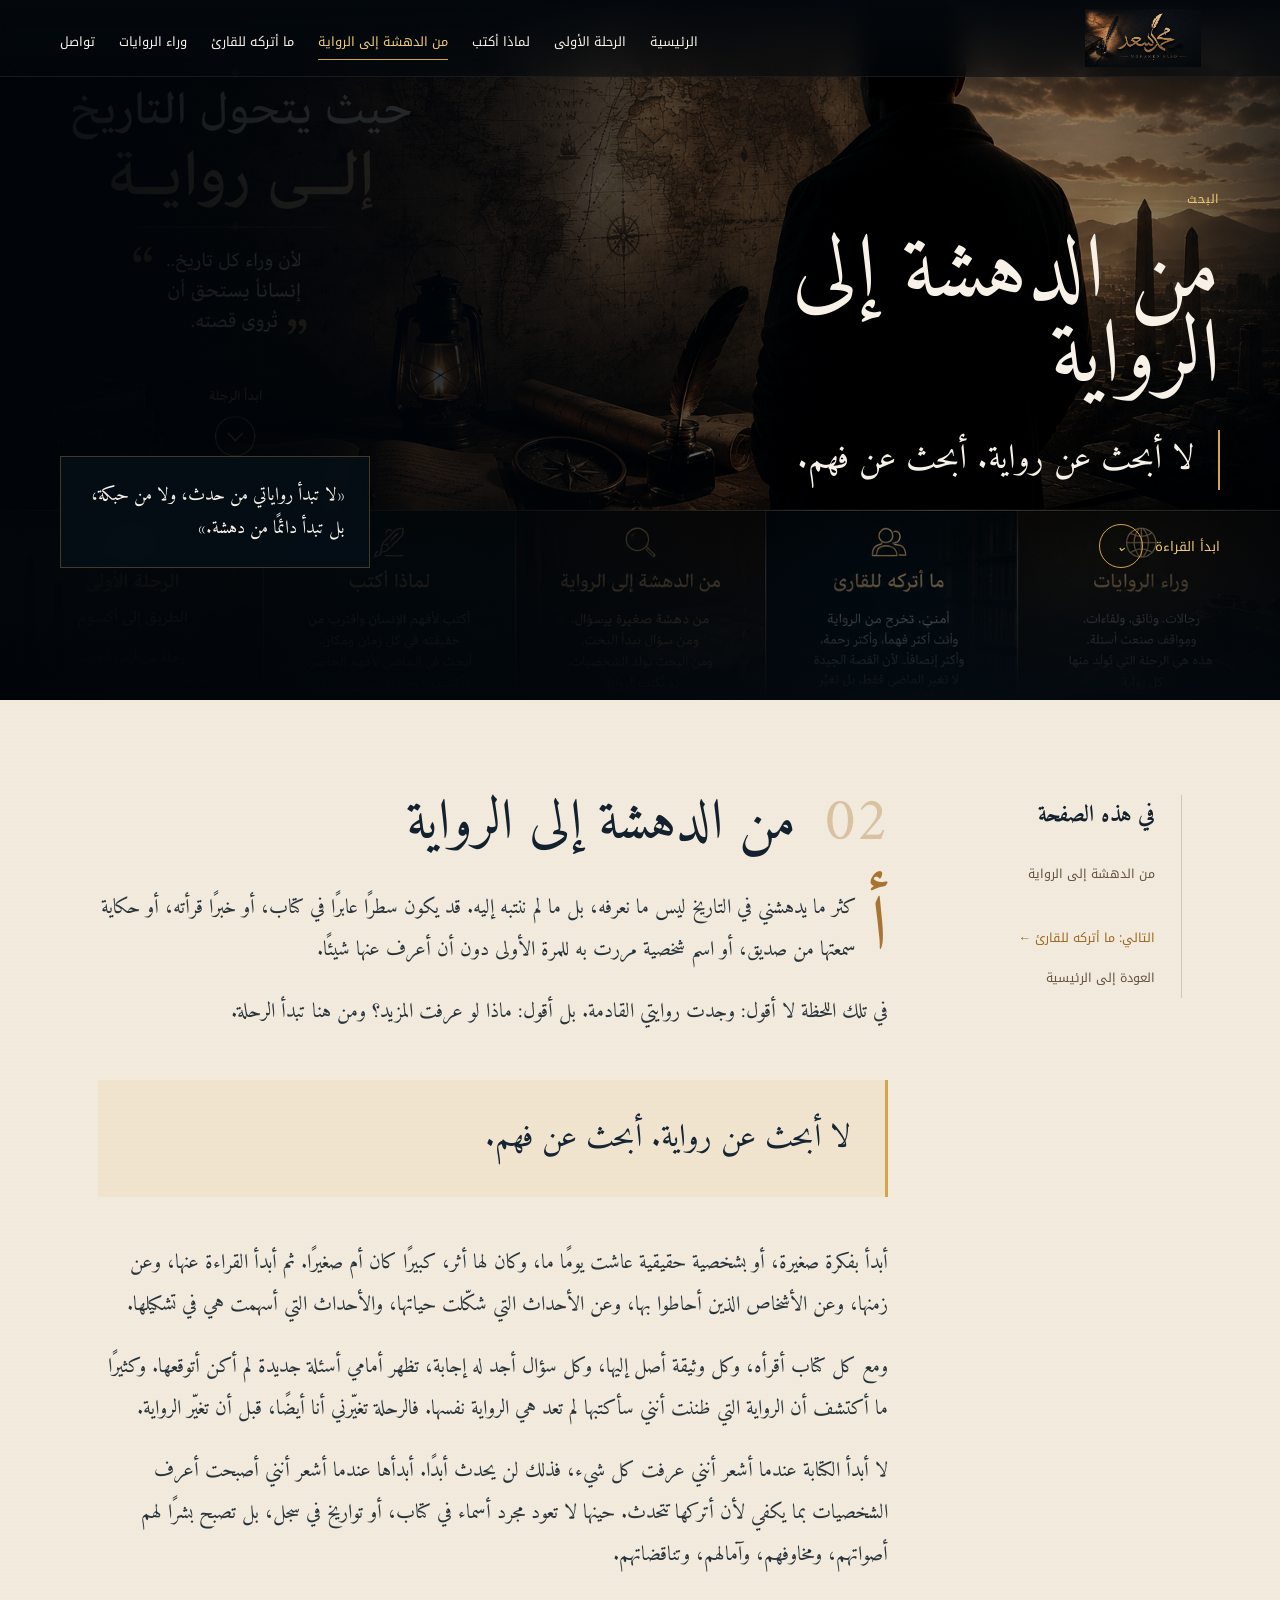
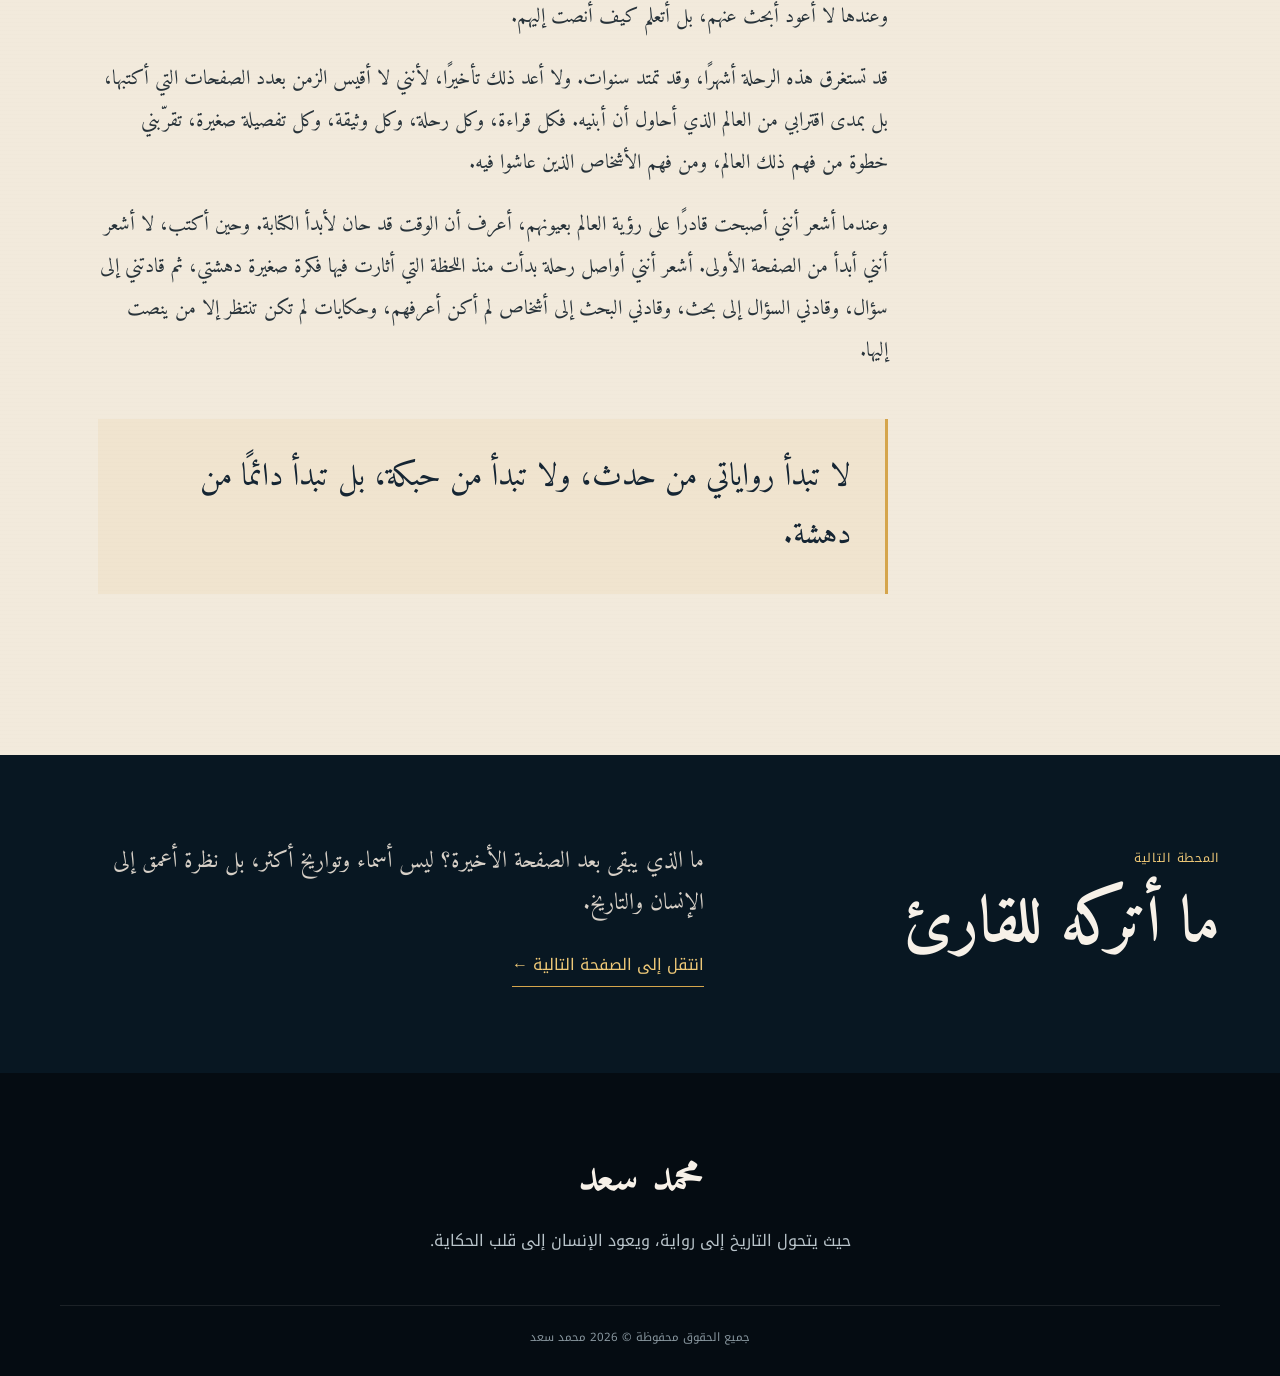
<file: from-wonder-to-novel.html>
<!DOCTYPE html>

<html dir="rtl" lang="ar"><head><meta charset="utf-8"/><meta content="width=device-width,initial-scale=1" name="viewport"/><meta content="كيف تتحول الدهشة إلى بحث، ثم إلى شخصيات وحكاية في تجربة الكاتب محمد سعد الروائية." name="description"/><title>من الدهشة إلى الرواية | محمد سعد</title><link href="https://fonts.googleapis.com" rel="preconnect"/><link crossorigin="" href="https://fonts.gstatic.com" rel="preconnect"/><link href="https://fonts.googleapis.com/css2?family=Amiri:wght@400;700&amp;family=Noto+Kufi+Arabic:wght@400;500;600;700&amp;display=swap" rel="stylesheet"/><link href="assets/inner.css" rel="stylesheet"/><meta content="index, follow, max-image-preview:large" name="robots"/><meta content="#05090c" name="theme-color"/><link href="https://bymohamedsaad.com/from-wonder-to-novel.html" rel="canonical"/><link href="assets/favicon-32.png" rel="icon" sizes="32x32" type="image/png"/><link href="assets/favicon-16.png" rel="icon" sizes="16x16" type="image/png"/><link href="assets/apple-touch-icon.png" rel="apple-touch-icon" sizes="180x180"/><link href="site.webmanifest" rel="manifest"/><meta content="website" property="og:type"/><meta content="محمد سعد" property="og:site_name"/><meta content="ar_AR" property="og:locale"/><meta content="من الدهشة إلى الرواية | محمد سعد" property="og:title"/><meta content="كيف تتحول الدهشة إلى بحث، ثم إلى شخصيات وحكاية في تجربة الكاتب محمد سعد الروائية." property="og:description"/><meta content="https://bymohamedsaad.com/from-wonder-to-novel.html" property="og:url"/><meta content="https://bymohamedsaad.com/assets/social-share.jpg" property="og:image"/><meta content="محمد سعد — حيث يتحول التاريخ إلى رواية" property="og:image:alt"/><meta content="summary_large_image" name="twitter:card"/><meta content="من الدهشة إلى الرواية | محمد سعد" name="twitter:title"/><meta content="كيف تتحول الدهشة إلى بحث، ثم إلى شخصيات وحكاية في تجربة الكاتب محمد سعد الروائية." name="twitter:description"/><meta content="https://bymohamedsaad.com/assets/social-share.jpg" name="twitter:image"/><script type="application/ld+json">{"@context":"https://schema.org","@type":"WebPage","name":"من الدهشة إلى الرواية | محمد سعد","description":"كيف تتحول الدهشة إلى بحث، ثم إلى شخصيات وحكاية في تجربة الكاتب محمد سعد الروائية.","url":"https://bymohamedsaad.com/from-wonder-to-novel.html","inLanguage":"ar","isPartOf":{"@type":"WebSite","name":"محمد سعد","url":"https://bymohamedsaad.com/"},"about":{"@type":"Person","name":"محمد سعد","url":"https://bymohamedsaad.com/"}}</script></head><body><nav class="nav"><div class="container nav-inner"><a aria-label="محمد سعد – الرئيسية" class="brand" href="index.html"><img alt="شعار محمد سعد" decoding="async" height="884" src="assets/logo-original-exact.png" width="1780"/></a><button aria-controls="primary-navigation" aria-expanded="false" aria-label="فتح القائمة" class="menu-btn" type="button">☰</button><div class="nav-links" id="primary-navigation"><a class="" href="index.html">الرئيسية</a><a class="" href="index.html#first-journey">الرحلة الأولى</a><a class="" href="why-i-write.html">لماذا أكتب</a><a class="active" href="from-wonder-to-novel.html">من الدهشة إلى الرواية</a><a class="" href="for-the-reader.html">ما أتركه للقارئ</a><a class="" href="behind-the-novels.html">وراء الروايات</a><a class="" href="index.html#contact">تواصل</a></div></div></nav>
<header class="hero"><div class="hero-bg" style="background-image:url('assets/hero-map-source.png')"></div><div class="container hero-grid"><div class="hero-copy reveal"><div class="eyebrow">البحث</div><h1>من الدهشة إلى الرواية</h1><p class="lead">لا أبحث عن رواية. أبحث عن فهم.</p><a class="scroll-link" href="#wonder"><span>ابدأ القراءة</span><i>⌄</i></a></div><div class="hero-note reveal">«لا تبدأ رواياتي من حدث، ولا من حبكة، بل تبدأ دائمًا من دهشة.»</div></div></header>
<main class="article-shell"><div class="container article-layout"><aside class="toc"><h3 class="toc-title">في هذه الصفحة</h3><a href="#wonder">من الدهشة إلى الرواية</a><a class="next" href="for-the-reader.html">التالي: ما أتركه للقارئ ←</a><a href="index.html">العودة إلى الرئيسية</a></aside><article class="article"><section class="section reveal" id="wonder"><div class="section-head"><div class="number">02</div><h2>من الدهشة إلى الرواية</h2></div><p class="dropcap">أكثر ما يدهشني في التاريخ ليس ما نعرفه، بل ما لم ننتبه إليه. قد يكون سطرًا عابرًا في كتاب، أو خبرًا قرأته، أو حكاية سمعتها من صديق، أو اسم شخصية مررت به للمرة الأولى دون أن أعرف عنها شيئًا.</p><p>في تلك اللحظة لا أقول: وجدت روايتي القادمة. بل أقول: ماذا لو عرفت المزيد؟ ومن هنا تبدأ الرحلة.</p><div class="pullquote">لا أبحث عن رواية. أبحث عن فهم.</div><p>أبدأ بفكرة صغيرة، أو بشخصية حقيقية عاشت يومًا ما، وكان لها أثر، كبيرًا كان أم صغيرًا. ثم أبدأ القراءة عنها، وعن زمنها، وعن الأشخاص الذين أحاطوا بها، وعن الأحداث التي شكّلت حياتها، والأحداث التي أسهمت هي في تشكيلها.</p><p>ومع كل كتاب أقرأه، وكل وثيقة أصل إليها، وكل سؤال أجد له إجابة، تظهر أمامي أسئلة جديدة لم أكن أتوقعها. وكثيرًا ما أكتشف أن الرواية التي ظننت أنني سأكتبها لم تعد هي الرواية نفسها. فالرحلة تغيّرني أنا أيضًا، قبل أن تغيّر الرواية.</p><p>لا أبدأ الكتابة عندما أشعر أنني عرفت كل شيء، فذلك لن يحدث أبدًا. أبدأها عندما أشعر أنني أصبحت أعرف الشخصيات بما يكفي لأن أتركها تتحدث. حينها لا تعود مجرد أسماء في كتاب، أو تواريخ في سجل، بل تصبح بشرًا لهم أصواتهم، ومخاوفهم، وآمالهم، وتناقضاتهم.</p><p>وعندها لا أعود أبحث عنهم، بل أتعلم كيف أنصت إليهم.</p><p>قد تستغرق هذه الرحلة أشهرًا، وقد تمتد سنوات. ولا أعد ذلك تأخيرًا، لأنني لا أقيس الزمن بعدد الصفحات التي أكتبها، بل بمدى اقترابي من العالم الذي أحاول أن أبنيه. فكل قراءة، وكل رحلة، وكل وثيقة، وكل تفصيلة صغيرة، تقرّبني خطوة من فهم ذلك العالم، ومن فهم الأشخاص الذين عاشوا فيه.</p><p>وعندما أشعر أنني أصبحت قادرًا على رؤية العالم بعيونهم، أعرف أن الوقت قد حان لأبدأ الكتابة. وحين أكتب، لا أشعر أنني أبدأ من الصفحة الأولى. أشعر أنني أواصل رحلة بدأت منذ اللحظة التي أثارت فيها فكرة صغيرة دهشتي، ثم قادتني إلى سؤال، وقادني السؤال إلى بحث، وقادني البحث إلى أشخاص لم أكن أعرفهم، وحكايات لم تكن تنتظر إلا من ينصت إليها.</p><div class="pullquote">لا تبدأ رواياتي من حدث، ولا تبدأ من حبكة، بل تبدأ دائمًا من دهشة.</div></section></article></div></main>
<section class="next-page"><div class="container next-inner reveal"><div><div class="eyebrow">المحطة التالية</div><h2>ما أتركه للقارئ</h2></div><div><p>ما الذي يبقى بعد الصفحة الأخيرة؟ ليس أسماء وتواريخ أكثر، بل نظرة أعمق إلى الإنسان والتاريخ.</p><a class="next-link" href="for-the-reader.html">انتقل إلى الصفحة التالية ←</a></div></div></section>
<section class="contact"><div class="container"><h2>محمد سعد</h2><p>حيث يتحول التاريخ إلى رواية، ويعود الإنسان إلى قلب الحكاية.</p><footer>جميع الحقوق محفوظة © <span id="year"></span> محمد سعد</footer></div></section>
<script>const btn=document.querySelector('.menu-btn'),links=document.querySelector('.nav-links');
btn.addEventListener('click',()=>{const open=links.classList.toggle('open');btn.setAttribute('aria-expanded',String(open));});
document.querySelectorAll('.nav-links a').forEach(a=>a.addEventListener('click',()=>{links.classList.remove('open');btn.setAttribute('aria-expanded','false');}));
const io=new IntersectionObserver(es=>es.forEach(e=>{if(e.isIntersecting)e.target.classList.add('visible');}),{threshold:.12});
document.querySelectorAll('.reveal').forEach(el=>io.observe(el));
document.getElementById('year').textContent=new Date().getFullYear();</script></body></html>
</file>
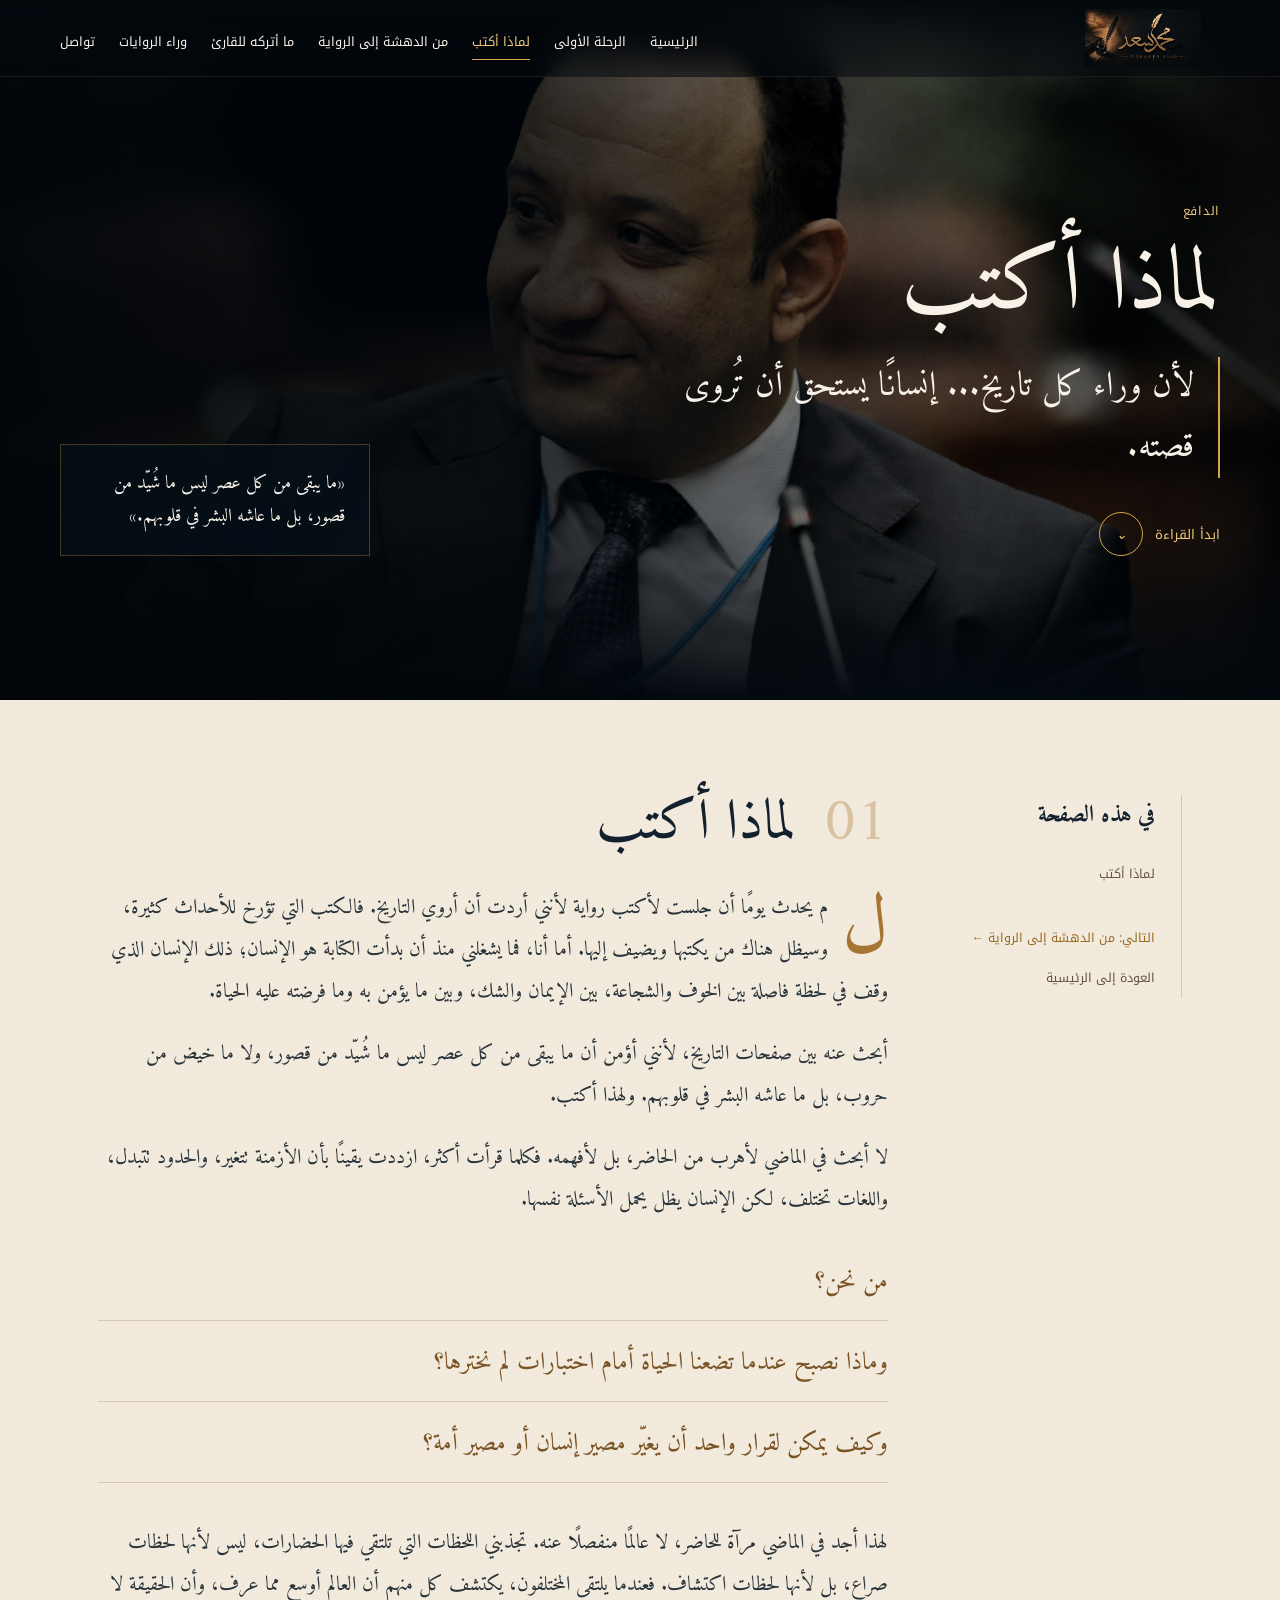
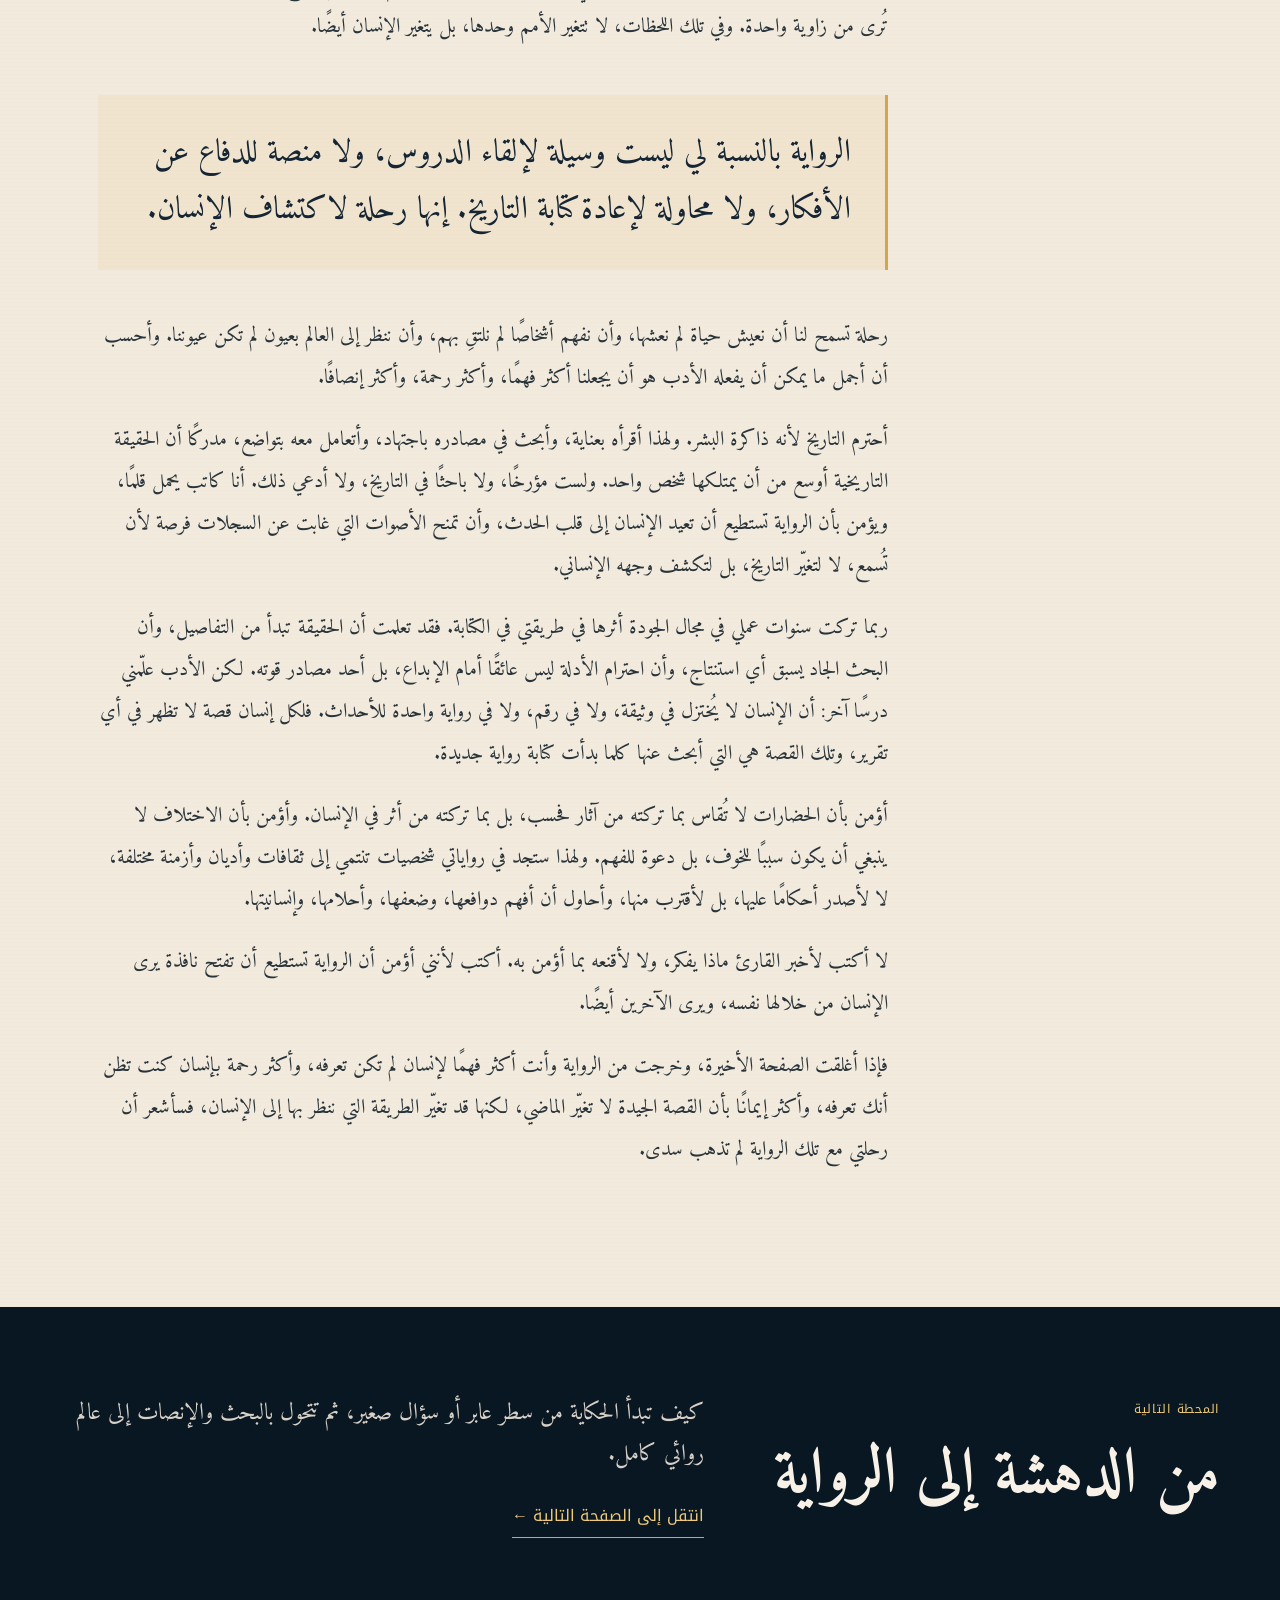
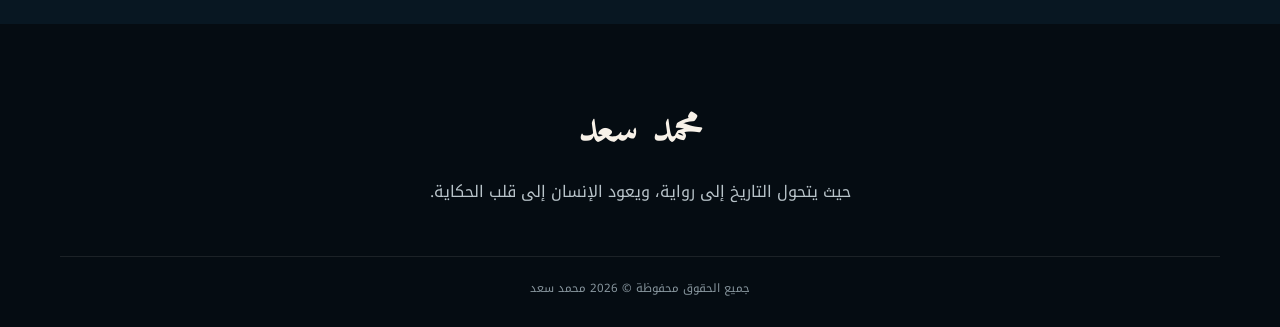
<file: why-i-write.html>
<!DOCTYPE html>

<html dir="rtl" lang="ar"><head><meta charset="utf-8"/><meta content="width=device-width,initial-scale=1" name="viewport"/><meta content="رؤية الكاتب محمد سعد للكتابة والتاريخ والإنسان، والدوافع والأسئلة التي تقوده إلى الرواية." name="description"/><title>لماذا أكتب | محمد سعد</title><link href="https://fonts.googleapis.com" rel="preconnect"/><link crossorigin="" href="https://fonts.gstatic.com" rel="preconnect"/><link href="https://fonts.googleapis.com/css2?family=Amiri:wght@400;700&amp;family=Noto+Kufi+Arabic:wght@400;500;600;700&amp;display=swap" rel="stylesheet"/><link href="assets/inner.css" rel="stylesheet"/><meta content="index, follow, max-image-preview:large" name="robots"/><meta content="#05090c" name="theme-color"/><link href="https://bymohamedsaad.com/why-i-write.html" rel="canonical"/><link href="assets/favicon-32.png" rel="icon" sizes="32x32" type="image/png"/><link href="assets/favicon-16.png" rel="icon" sizes="16x16" type="image/png"/><link href="assets/apple-touch-icon.png" rel="apple-touch-icon" sizes="180x180"/><link href="site.webmanifest" rel="manifest"/><meta content="website" property="og:type"/><meta content="محمد سعد" property="og:site_name"/><meta content="ar_AR" property="og:locale"/><meta content="لماذا أكتب | محمد سعد" property="og:title"/><meta content="رؤية الكاتب محمد سعد للكتابة والتاريخ والإنسان، والدوافع والأسئلة التي تقوده إلى الرواية." property="og:description"/><meta content="https://bymohamedsaad.com/why-i-write.html" property="og:url"/><meta content="https://bymohamedsaad.com/assets/social-share.jpg" property="og:image"/><meta content="محمد سعد — حيث يتحول التاريخ إلى رواية" property="og:image:alt"/><meta content="summary_large_image" name="twitter:card"/><meta content="لماذا أكتب | محمد سعد" name="twitter:title"/><meta content="رؤية الكاتب محمد سعد للكتابة والتاريخ والإنسان، والدوافع والأسئلة التي تقوده إلى الرواية." name="twitter:description"/><meta content="https://bymohamedsaad.com/assets/social-share.jpg" name="twitter:image"/><script type="application/ld+json">{"@context":"https://schema.org","@type":"WebPage","name":"لماذا أكتب | محمد سعد","description":"رؤية الكاتب محمد سعد للكتابة والتاريخ والإنسان، والدوافع والأسئلة التي تقوده إلى الرواية.","url":"https://bymohamedsaad.com/why-i-write.html","inLanguage":"ar","isPartOf":{"@type":"WebSite","name":"محمد سعد","url":"https://bymohamedsaad.com/"},"about":{"@type":"Person","name":"محمد سعد","url":"https://bymohamedsaad.com/"}}</script></head><body><nav class="nav"><div class="container nav-inner"><a aria-label="محمد سعد – الرئيسية" class="brand" href="index.html"><img alt="شعار محمد سعد" decoding="async" height="884" src="assets/logo-original-exact.png" width="1780"/></a><button aria-controls="primary-navigation" aria-expanded="false" aria-label="فتح القائمة" class="menu-btn" type="button">☰</button><div class="nav-links" id="primary-navigation"><a class="" href="index.html">الرئيسية</a><a class="" href="index.html#first-journey">الرحلة الأولى</a><a class="active" href="why-i-write.html">لماذا أكتب</a><a class="" href="from-wonder-to-novel.html">من الدهشة إلى الرواية</a><a class="" href="for-the-reader.html">ما أتركه للقارئ</a><a class="" href="behind-the-novels.html">وراء الروايات</a><a class="" href="index.html#contact">تواصل</a></div></div></nav>
<header class="hero"><div class="hero-bg" style="background-image:url('assets/why-author.png')"></div><div class="container hero-grid"><div class="hero-copy reveal"><div class="eyebrow">الدافع</div><h1>لماذا أكتب</h1><p class="lead">لأن وراء كل تاريخ... إنسانًا يستحق أن تُروى قصته.</p><a class="scroll-link" href="#why"><span>ابدأ القراءة</span><i>⌄</i></a></div><div class="hero-note reveal">«ما يبقى من كل عصر ليس ما شُيّد من قصور، بل ما عاشه البشر في قلوبهم.»</div></div></header>
<main class="article-shell"><div class="container article-layout"><aside class="toc"><h3 class="toc-title">في هذه الصفحة</h3><a href="#why">لماذا أكتب</a><a class="next" href="from-wonder-to-novel.html">التالي: من الدهشة إلى الرواية ←</a><a href="index.html">العودة إلى الرئيسية</a></aside><article class="article"><section class="section reveal" id="why"><div class="section-head"><div class="number">01</div><h2>لماذا أكتب</h2></div><p class="dropcap">لم يحدث يومًا أن جلست لأكتب رواية لأنني أردت أن أروي التاريخ. فالكتب التي تؤرخ للأحداث كثيرة، وسيظل هناك من يكتبها ويضيف إليها. أما أنا، فما يشغلني منذ أن بدأت الكتابة هو الإنسان؛ ذلك الإنسان الذي وقف في لحظة فاصلة بين الخوف والشجاعة، بين الإيمان والشك، وبين ما يؤمن به وما فرضته عليه الحياة.</p><p>أبحث عنه بين صفحات التاريخ، لأنني أؤمن أن ما يبقى من كل عصر ليس ما شُيّد من قصور، ولا ما خيض من حروب، بل ما عاشه البشر في قلوبهم. ولهذا أكتب.</p><p>لا أبحث في الماضي لأهرب من الحاضر، بل لأفهمه. فكلما قرأت أكثر، ازددت يقينًا بأن الأزمنة تتغير، والحدود تتبدل، واللغات تختلف، لكن الإنسان يظل يحمل الأسئلة نفسها.</p><div class="questions"><div>من نحن؟</div><div>وماذا نصبح عندما تضعنا الحياة أمام اختبارات لم نخترها؟</div><div>وكيف يمكن لقرار واحد أن يغيّر مصير إنسان أو مصير أمة؟</div></div><p>لهذا أجد في الماضي مرآة للحاضر، لا عالمًا منفصلًا عنه. تجذبني اللحظات التي تلتقي فيها الحضارات، ليس لأنها لحظات صراع، بل لأنها لحظات اكتشاف. فعندما يلتقي المختلفون، يكتشف كل منهم أن العالم أوسع مما عرف، وأن الحقيقة لا تُرى من زاوية واحدة. وفي تلك اللحظات، لا تتغير الأمم وحدها، بل يتغير الإنسان أيضًا.</p><div class="pullquote">الرواية بالنسبة لي ليست وسيلة لإلقاء الدروس، ولا منصة للدفاع عن الأفكار، ولا محاولة لإعادة كتابة التاريخ. إنها رحلة لاكتشاف الإنسان.</div><p>رحلة تسمح لنا أن نعيش حياة لم نعشها، وأن نفهم أشخاصًا لم نلتقِ بهم، وأن ننظر إلى العالم بعيون لم تكن عيوننا. وأحسب أن أجمل ما يمكن أن يفعله الأدب هو أن يجعلنا أكثر فهمًا، وأكثر رحمة، وأكثر إنصافًا.</p><p>أحترم التاريخ لأنه ذاكرة البشر. ولهذا أقرأه بعناية، وأبحث في مصادره باجتهاد، وأتعامل معه بتواضع، مدركًا أن الحقيقة التاريخية أوسع من أن يمتلكها شخص واحد. ولست مؤرخًا، ولا باحثًا في التاريخ، ولا أدعي ذلك. أنا كاتب يحمل قلمًا، ويؤمن بأن الرواية تستطيع أن تعيد الإنسان إلى قلب الحدث، وأن تمنح الأصوات التي غابت عن السجلات فرصة لأن تُسمع، لا لتغيّر التاريخ، بل لتكشف وجهه الإنساني.</p><p>ربما تركت سنوات عملي في مجال الجودة أثرها في طريقتي في الكتابة. فقد تعلمت أن الحقيقة تبدأ من التفاصيل، وأن البحث الجاد يسبق أي استنتاج، وأن احترام الأدلة ليس عائقًا أمام الإبداع، بل أحد مصادر قوته. لكن الأدب علّمني درسًا آخر: أن الإنسان لا يُختزل في وثيقة، ولا في رقم، ولا في رواية واحدة للأحداث. فلكل إنسان قصة لا تظهر في أي تقرير، وتلك القصة هي التي أبحث عنها كلما بدأت كتابة رواية جديدة.</p><p>أؤمن بأن الحضارات لا تُقاس بما تركته من آثار فحسب، بل بما تركته من أثر في الإنسان. وأؤمن بأن الاختلاف لا ينبغي أن يكون سببًا للخوف، بل دعوة للفهم. ولهذا ستجد في رواياتي شخصيات تنتمي إلى ثقافات وأديان وأزمنة مختلفة، لا لأصدر أحكامًا عليها، بل لأقترب منها، وأحاول أن أفهم دوافعها، وضعفها، وأحلامها، وإنسانيتها.</p><p>لا أكتب لأخبر القارئ ماذا يفكر، ولا لأقنعه بما أؤمن به. أكتب لأنني أؤمن أن الرواية تستطيع أن تفتح نافذة يرى الإنسان من خلالها نفسه، ويرى الآخرين أيضًا.</p><p>فإذا أغلقت الصفحة الأخيرة، وخرجت من الرواية وأنت أكثر فهمًا لإنسان لم تكن تعرفه، وأكثر رحمة بإنسان كنت تظن أنك تعرفه، وأكثر إيمانًا بأن القصة الجيدة لا تغيّر الماضي، لكنها قد تغيّر الطريقة التي ننظر بها إلى الإنسان، فسأشعر أن رحلتي مع تلك الرواية لم تذهب سدى.</p></section></article></div></main>
<section class="next-page"><div class="container next-inner reveal"><div><div class="eyebrow">المحطة التالية</div><h2>من الدهشة إلى الرواية</h2></div><div><p>كيف تبدأ الحكاية من سطر عابر أو سؤال صغير، ثم تتحول بالبحث والإنصات إلى عالم روائي كامل.</p><a class="next-link" href="from-wonder-to-novel.html">انتقل إلى الصفحة التالية ←</a></div></div></section>
<section class="contact"><div class="container"><h2>محمد سعد</h2><p>حيث يتحول التاريخ إلى رواية، ويعود الإنسان إلى قلب الحكاية.</p><footer>جميع الحقوق محفوظة © <span id="year"></span> محمد سعد</footer></div></section>
<script>const btn=document.querySelector('.menu-btn'),links=document.querySelector('.nav-links');
btn.addEventListener('click',()=>{const open=links.classList.toggle('open');btn.setAttribute('aria-expanded',String(open));});
document.querySelectorAll('.nav-links a').forEach(a=>a.addEventListener('click',()=>{links.classList.remove('open');btn.setAttribute('aria-expanded','false');}));
const io=new IntersectionObserver(es=>es.forEach(e=>{if(e.isIntersecting)e.target.classList.add('visible');}),{threshold:.12});
document.querySelectorAll('.reveal').forEach(el=>io.observe(el));
document.getElementById('year').textContent=new Date().getFullYear();</script></body></html>
</file>
<file: assets/inner.css>
:root{--navy:#071522;--navy2:#0b2434;--paper:#f2eadc;--paper2:#e7d6ba;--gold:#d5a54c;--gold2:#efc978;--white:#f7f1e8;--muted:#b6c1c8;--ink:#12212d;--line:rgba(213,165,76,.38);--shadow:0 24px 70px rgba(0,0,0,.28)}
*{box-sizing:border-box}html{scroll-behavior:smooth}body{margin:0;background:#07111a;color:var(--white);font-family:"Noto Kufi Arabic",Tahoma,sans-serif;overflow-x:hidden}a{color:inherit;text-decoration:none}img{display:block;max-width:100%}.container{width:min(1160px,calc(100% - 40px));margin:auto}.eyebrow{color:var(--gold2);font-size:.76rem;letter-spacing:.06em}.gold{color:var(--gold2)}
.nav{position:fixed;inset:0 0 auto;z-index:50;background:linear-gradient(180deg,rgba(3,8,13,.96),rgba(3,8,13,.52));border-bottom:1px solid rgba(255,255,255,.08);backdrop-filter:blur(12px)}.nav-inner{height:76px;display:flex;align-items:center;justify-content:space-between;gap:24px}.brand{display:flex;align-items:center;height:64px;flex:0 0 auto;overflow:hidden}.brand img{display:block;width:154px;height:58px;object-fit:cover;object-position:center;border-radius:2px;mix-blend-mode:screen}.nav-links{display:flex;gap:24px;font-size:.8rem}.nav-links a{padding:27px 0 20px;position:relative}.nav-links a:after{content:"";position:absolute;right:0;bottom:14px;width:0;height:1px;background:var(--gold);transition:.25s}.nav-links a:hover,.nav-links a.active{color:var(--gold2)}.nav-links a:hover:after,.nav-links a.active:after{width:100%}.menu-btn{display:none;width:42px;height:42px;border:1px solid var(--line);border-radius:50%;background:transparent;color:white}
.hero{min-height:700px;position:relative;overflow:hidden;display:flex;align-items:center;background:#06111a}.hero-bg{position:absolute;inset:0;background-position:center;background-size:cover;filter:saturate(.72) contrast(1.04)}.hero-bg:after{content:"";position:absolute;inset:0;background:linear-gradient(90deg,rgba(4,10,16,.96) 0%,rgba(4,10,16,.78) 42%,rgba(4,10,16,.24) 74%,rgba(4,10,16,.6) 100%),linear-gradient(0deg,#07111a 0%,transparent 26%)}.hero-grid{position:relative;z-index:2;padding:150px 0 95px;display:grid;grid-template-columns:1.05fr .95fr;gap:70px;align-items:end}.hero-copy{max-width:680px}.hero-copy h1{font-family:Amiri,serif;font-size:clamp(4rem,7vw,7rem);font-weight:400;line-height:.95;margin:22px 0 28px}.hero-copy .lead{font-family:Amiri,serif;font-size:clamp(1.55rem,2.7vw,2.45rem);line-height:1.75;border-right:2px solid var(--gold);padding-right:24px;margin:0}.hero-note{align-self:end;justify-self:end;max-width:310px;padding:22px 24px;background:rgba(6,17,26,.72);border:1px solid rgba(213,165,76,.3);backdrop-filter:blur(8px);font-family:Amiri,serif;font-size:1.15rem;line-height:1.8}.scroll-link{display:inline-flex;align-items:center;gap:12px;margin-top:34px;color:var(--gold2);font-size:.83rem}.scroll-link i{width:44px;height:44px;border:1px solid var(--gold);border-radius:50%;display:grid;place-items:center}
.article-shell{background:var(--paper);color:var(--ink);position:relative}.article-shell:before{content:"";position:absolute;inset:0;pointer-events:none;opacity:.2;background-image:repeating-linear-gradient(0deg,rgba(70,46,22,.045) 0 1px,transparent 1px 4px)}.article-layout{display:grid;grid-template-columns:220px minmax(0,790px);justify-content:center;gap:74px;padding:95px 0 115px;position:relative}.toc{position:sticky;top:110px;align-self:start;border-right:1px solid rgba(105,72,35,.22);padding-right:26px}.toc-title{font-family:Amiri,serif;font-size:1.45rem;margin:0 0 18px}.toc a{display:block;padding:8px 0;color:#665442;font-size:.78rem}.toc a:hover{color:#9a6a26}.toc .next{margin-top:24px;color:#9a6a26}.article{font-family:Amiri,serif}.section{scroll-margin-top:105px;margin-bottom:0}.section-head{display:grid;grid-template-columns:74px 1fr;gap:18px;align-items:center;margin-bottom:32px}.number{font-family:Amiri,serif;font-size:3.8rem;color:rgba(169,119,53,.35);line-height:1}.section h2{font-size:clamp(2.6rem,4.4vw,4.4rem);font-weight:400;line-height:1;margin:0}.section p{font-size:1.28rem;line-height:2.05;margin:0 0 20px;color:#28333a}.dropcap:first-letter{float:right;font-size:4.8rem;line-height:.82;padding:12px 0 0 14px;color:#a67531}.pullquote{margin:46px 0;padding:30px 34px;border-right:3px solid var(--gold);background:rgba(213,165,76,.085);font-size:clamp(1.55rem,2.5vw,2.25rem);line-height:1.8;color:#152533}.questions{margin:30px 0 40px;display:grid;gap:12px}.questions div{border-bottom:1px solid rgba(135,92,40,.23);padding:8px 0 16px;font-size:1.55rem;color:#7b5425}
.photo-strip{display:grid;grid-template-columns:1.2fr .8fr;gap:16px;margin:44px 0}.photo-card{position:relative;overflow:hidden;border-radius:14px;min-height:320px}.photo-card img{width:100%;height:100%;object-fit:cover}.photo-card:after{content:"";position:absolute;inset:0;background:linear-gradient(0deg,rgba(4,10,16,.7),transparent 48%)}.photo-card span{position:absolute;right:20px;bottom:18px;color:white;z-index:2;font-family:"Noto Kufi Arabic";font-size:.75rem}
.next-page{background:#081722;color:var(--white);padding:86px 0}.next-inner{display:grid;grid-template-columns:.85fr 1.2fr;gap:60px;align-items:center}.next-page h2{font-family:Amiri,serif;font-size:clamp(2.6rem,5vw,4.7rem);margin:0}.next-page p{font-family:Amiri,serif;font-size:1.45rem;line-height:1.8;color:#d7d0c7;margin:0}.next-link{display:inline-flex;margin-top:24px;color:var(--gold2);border-bottom:1px solid var(--gold);padding-bottom:6px}.contact{padding:68px 0 28px;text-align:center;background:#050c12}.contact h2{font-family:Amiri,serif;font-size:2.7rem;margin:0 0 8px}.contact p{color:#b9c4ca;line-height:2;max-width:620px;margin:auto}.contact footer{margin-top:48px;padding-top:20px;border-top:1px solid rgba(255,255,255,.09);font-size:.72rem;color:#89979f}.reveal{opacity:0;transform:translateY(26px);transition:.8s ease}.reveal.visible{opacity:1;transform:none}
@media(max-width:1100px){.nav-links{gap:17px;font-size:.73rem}.brand img{width:132px;height:52px}}
@media(max-width:950px){.menu-btn{display:block}.nav-links{display:none;position:fixed;top:76px;right:18px;left:18px;flex-direction:column;gap:0;background:#081621;border:1px solid rgba(255,255,255,.1);border-radius:14px;padding:14px}.nav-links.open{display:flex}.nav-links a{padding:12px}.nav-links a:after{display:none}.hero-grid{grid-template-columns:1fr;gap:36px}.hero-note{justify-self:start}.article-layout{grid-template-columns:1fr}.toc{position:relative;top:auto;border-right:0;border-bottom:1px solid rgba(105,72,35,.22);padding:0 0 24px;display:flex;flex-wrap:wrap;gap:8px 18px}.toc-title{width:100%;margin-bottom:8px}.toc a{padding:4px 0}.next-inner{grid-template-columns:1fr}.photo-strip{grid-template-columns:1fr}}
@media(max-width:640px){.brand img{width:118px;height:48px}.container{width:min(100% - 28px,1160px)}.hero{min-height:760px}.hero-grid{padding:125px 0 70px}.hero-copy h1{font-size:4rem}.article-layout{padding:70px 0 85px}.section-head{grid-template-columns:50px 1fr}.number{font-size:2.8rem}.section p{font-size:1.13rem}.pullquote{padding:23px 20px}.photo-card{min-height:260px}}

.photo-strip.single-photo{grid-template-columns:1fr;max-width:900px;margin-inline:auto}.photo-strip.single-photo .photo-card img{max-height:760px;object-fit:cover;object-position:center 38%}

/* production-accessibility */
:focus-visible{outline:2px solid var(--gold2);outline-offset:4px}@media(prefers-reduced-motion:reduce){html{scroll-behavior:auto}*,*:before,*:after{animation-duration:.01ms!important;animation-iteration-count:1!important;transition-duration:.01ms!important}}
.brand img{object-fit:contain;object-position:center;mix-blend-mode:screen}
</file>
